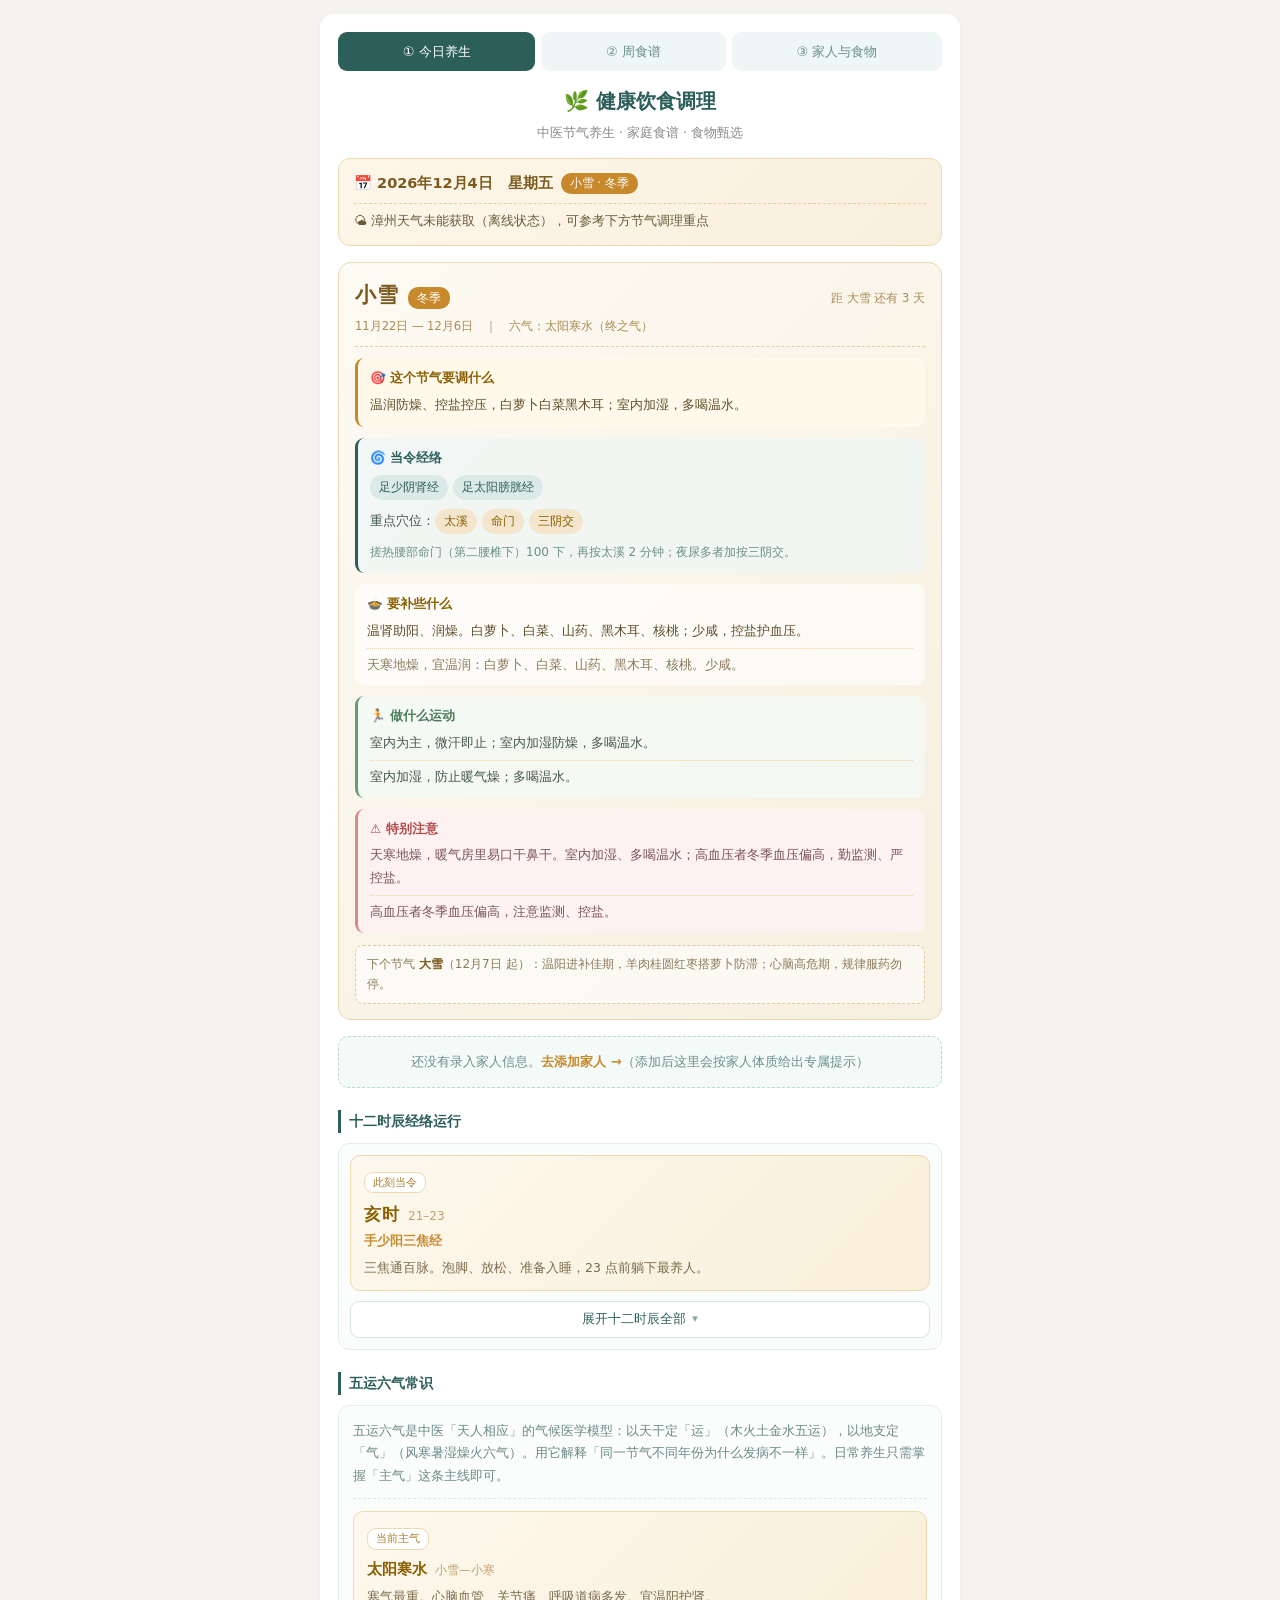
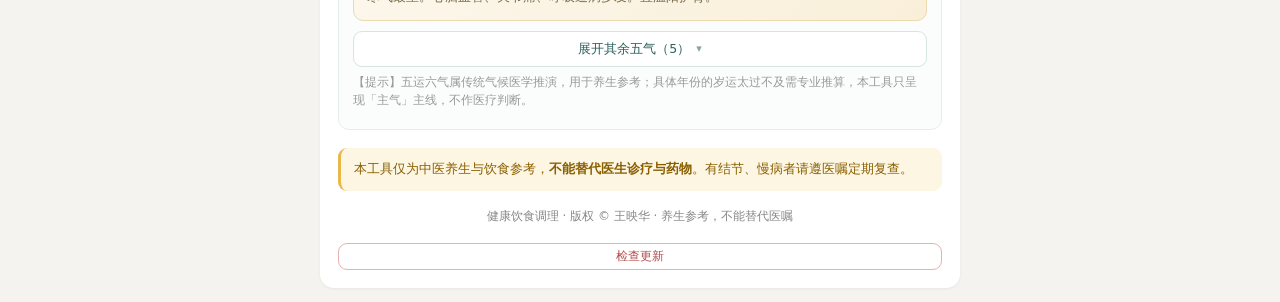
<file: index.html>
﻿<!DOCTYPE html>
<html lang="zh-CN">
<head>
<meta charset="UTF-8">
<meta name="viewport" content="width=device-width, initial-scale=1.0">
<title>健康饮食调理</title>
<link rel="icon" type="image/png" href="icon.png">
<link rel="stylesheet" href="style.css?v=24">
</head>
<body>
<div class="container">

  <!-- 顶部导航 -->
  <nav class="nav">
    <a class="nav-item active" href="index.html">① 今日养生</a>
    <a class="nav-item" href="menu.html">② 周食谱</a>
    <a class="nav-item" href="family.html">③ 家人与食物</a>
  </nav>

  <h2>🌿 健康饮食调理</h2>
  <p class="sub">中医节气养生 · 家庭食谱 · 食物甄选</p>

  <!-- 今日信息卡 -->
  <div id="todayCard" class="today-card">
    <div class="tc-date" id="tcDate"></div>
    <div class="tc-weather" id="tcWeather">🌤 天气获取中…</div>
  </div>

  <!-- 节气主卡 -->
  <div id="jqMain" class="jq-main"></div>

  <!-- 家人体质提示 -->
  <div id="familyTip"></div>

  <!-- 十二时辰 -->
  <div class="section-title" style="margin-top:22px">十二时辰经络运行</div>
  <div id="shichenBox" class="shichen-box"></div>

  <!-- 五运六气 -->
  <div class="section-title" style="margin-top:22px">五运六气常识</div>
  <div id="wuyunBox" class="wuyun-box"></div>

  <p class="tip" style="margin-top:18px">
    本工具仅为中医养生与饮食参考，<b>不能替代医生诊疗与药物</b>。有结节、慢病者请遵医嘱定期复查。
  </p>

  <p class="gray center tiny">健康饮食调理 · 版权 © 王映华 · 养生参考，不能替代医嘱</p>
  <p class="gray center tiny" style="margin-top:6px">
    <button type="button" id="checkUpdateBtn" class="ghost-btn" style="font-size:12px;padding:4px 14px">检查更新</button>
  </p>
</div>

<script src="js/storage.js?v=24"></script>
<script src="js/jieqi.js?v=24"></script>
<script src="js/rule.js?v=24"></script>
<script src="js/tcm.js?v=24"></script>
<script src="js/dishes.js?v=24"></script>
<script src="js/engine.js?v=24"></script>
<script src="js/page-index.js?v=24"></script>
<script src="js/version.js?v=24"></script>
</body>
</html>
</file>
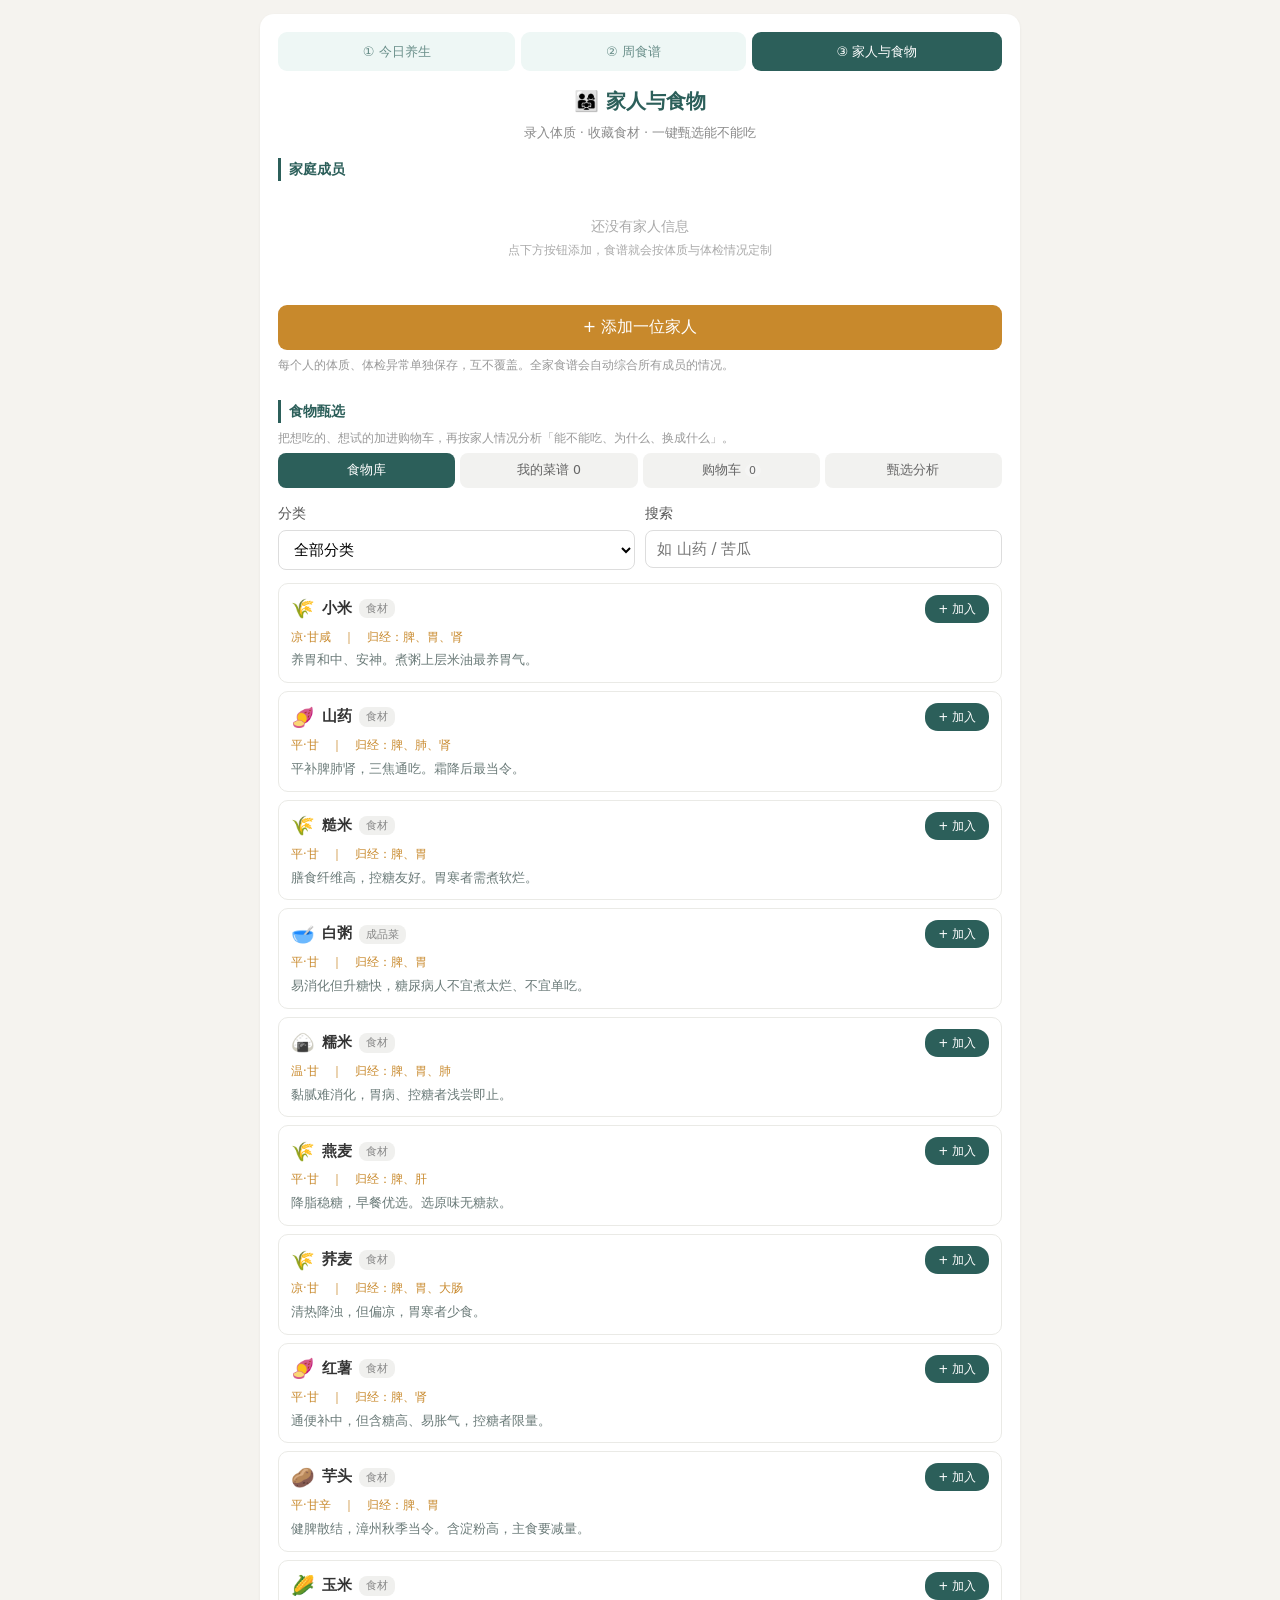
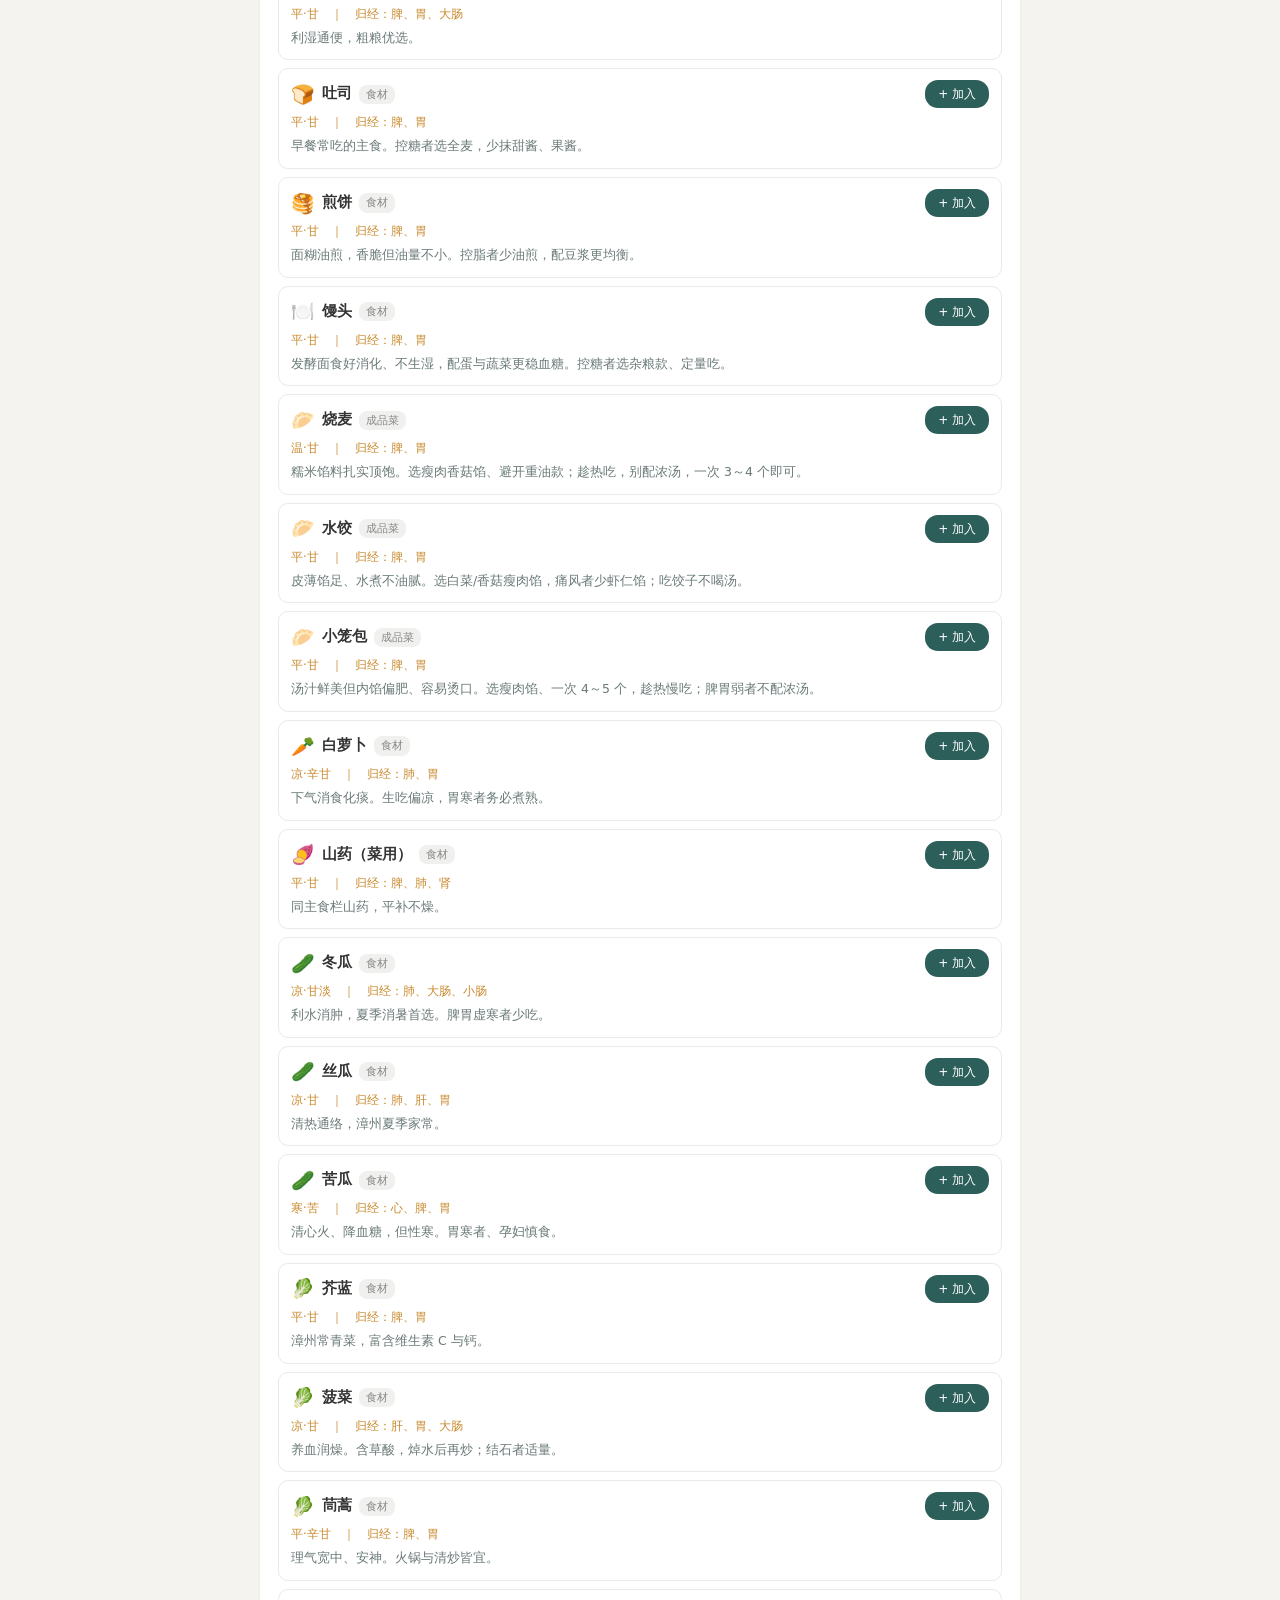
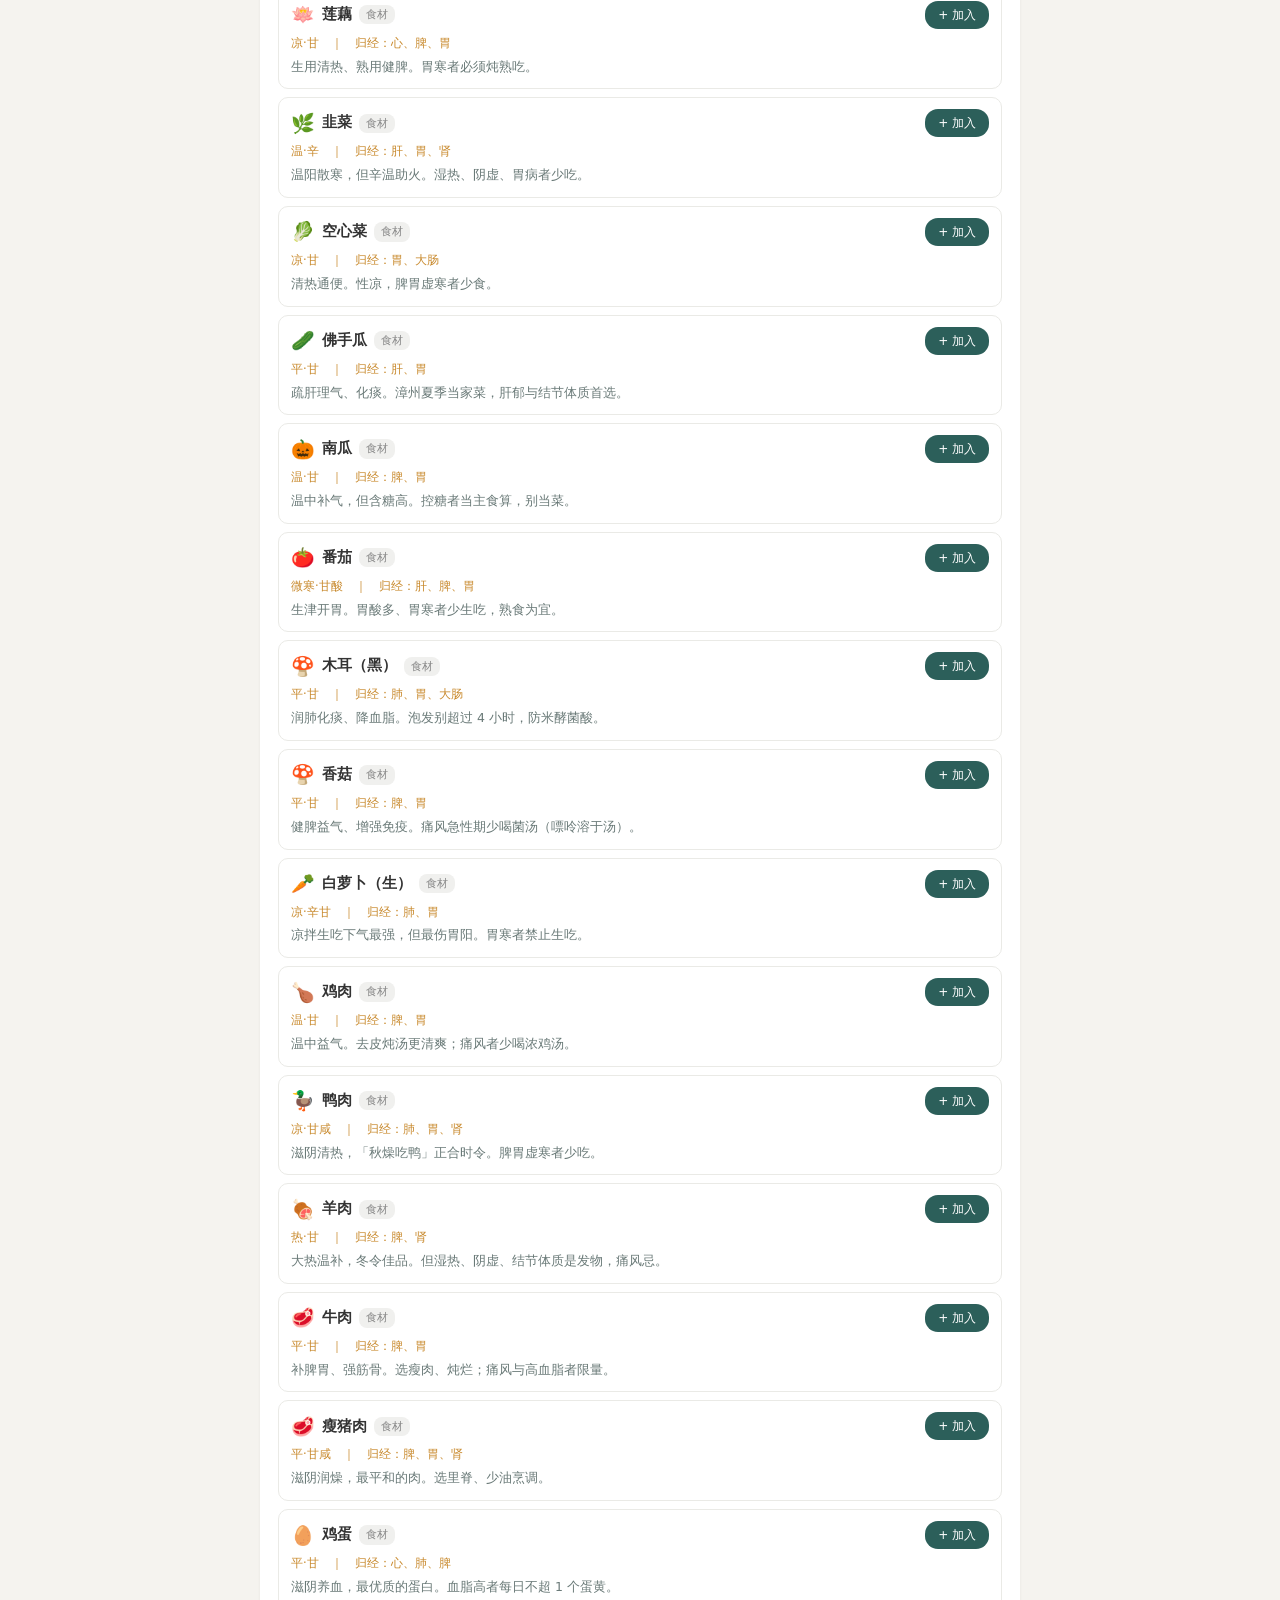
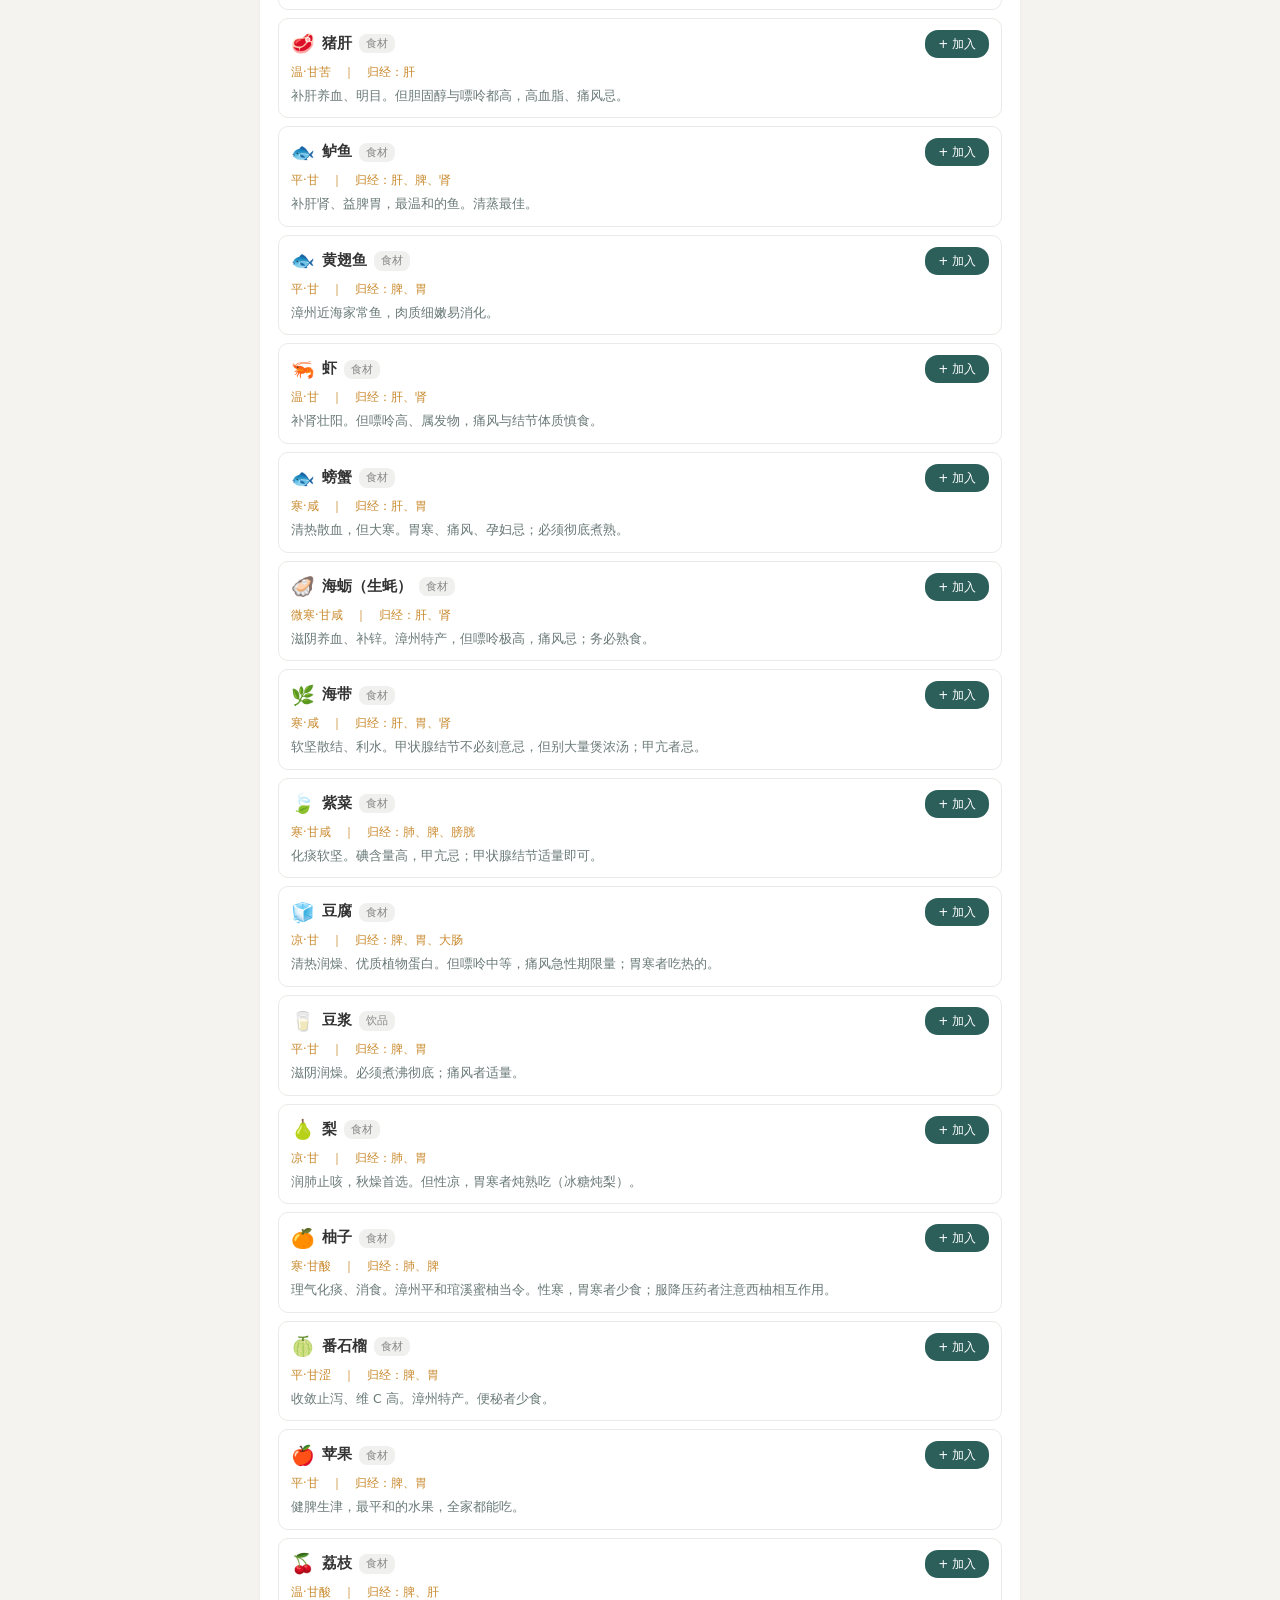
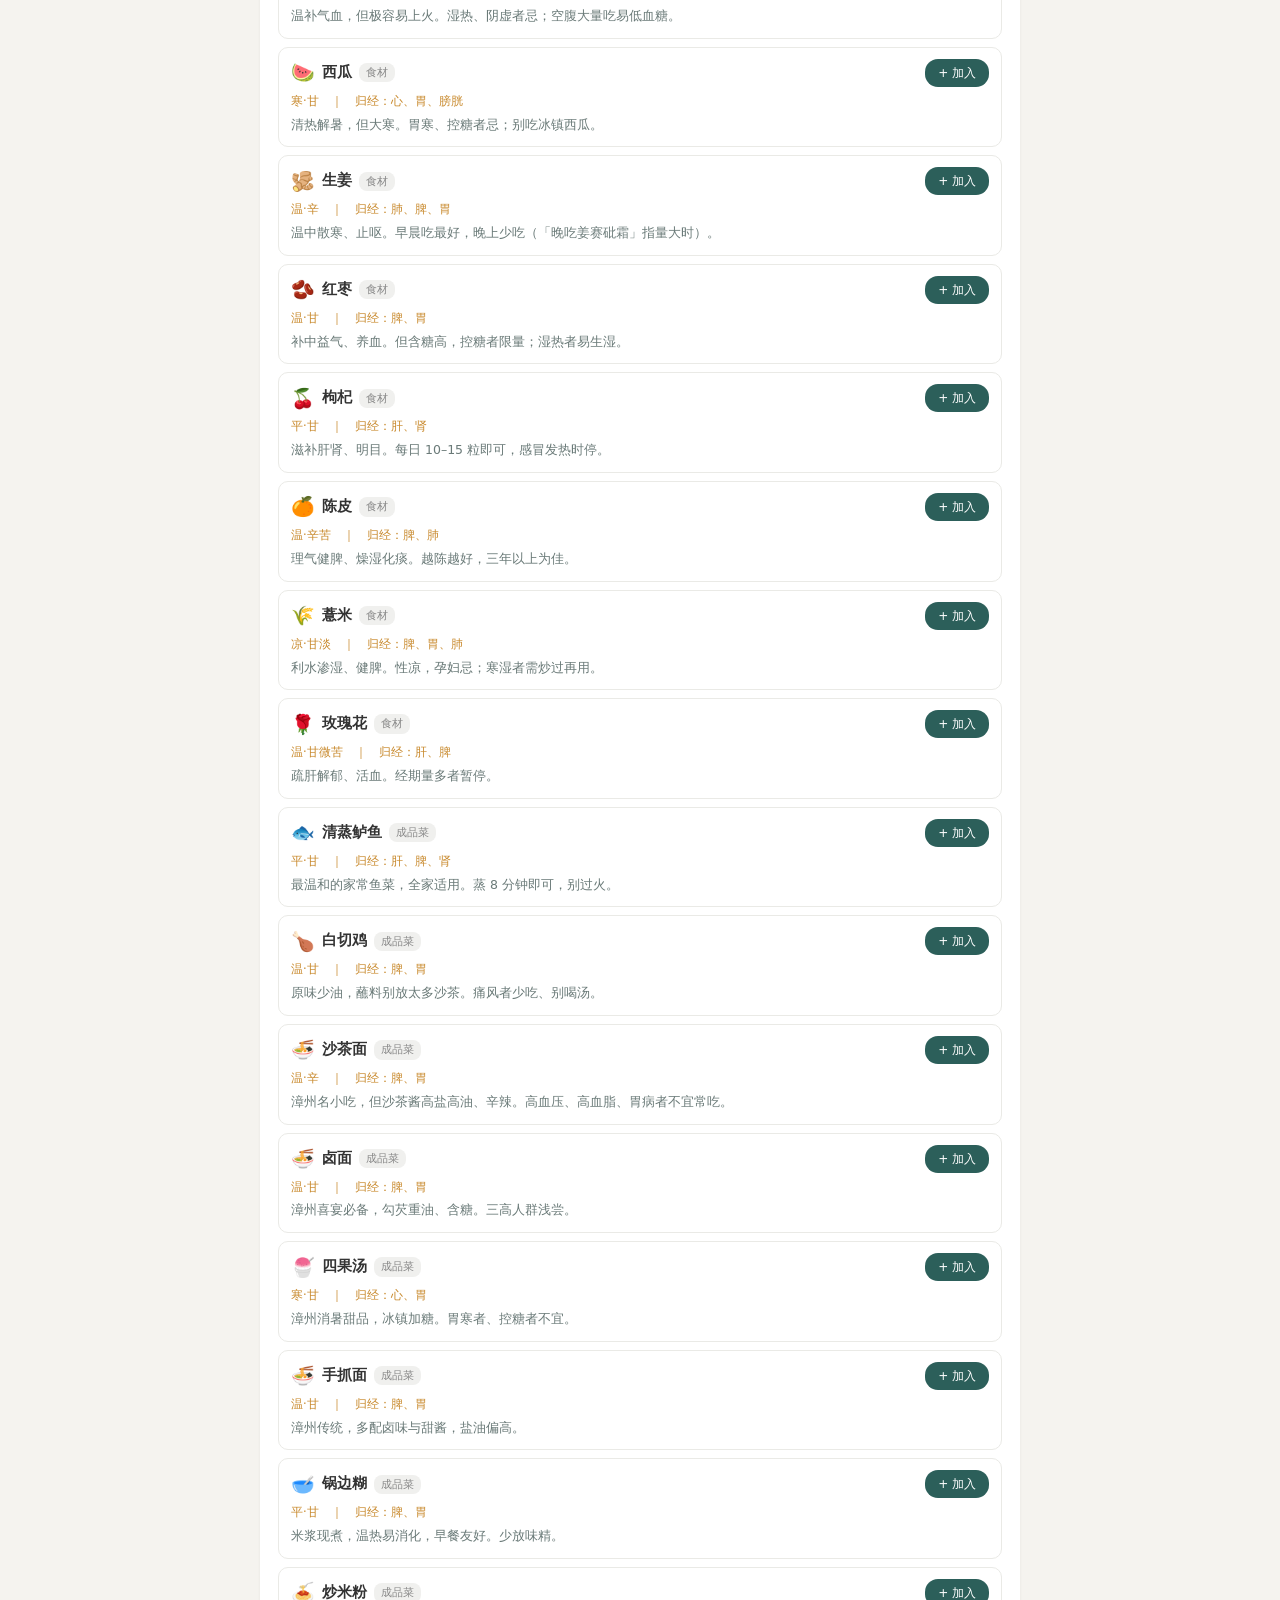
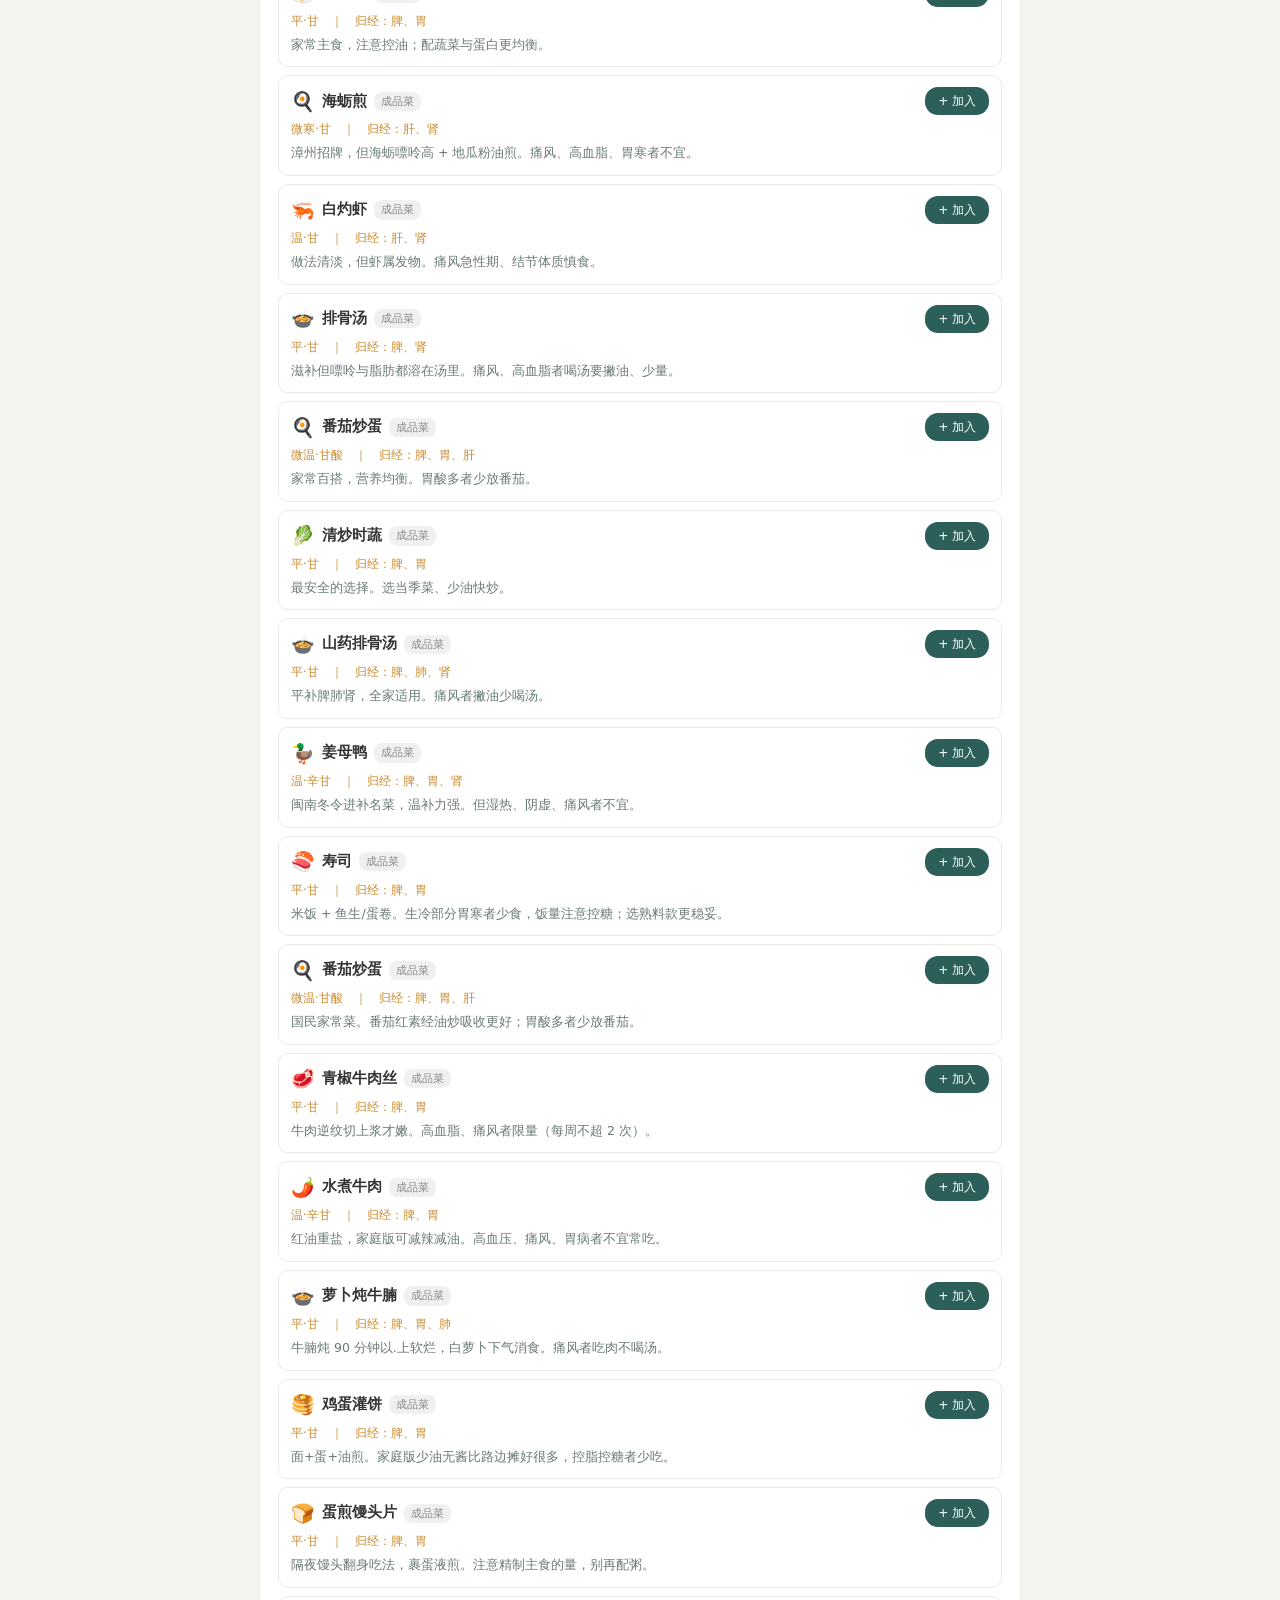
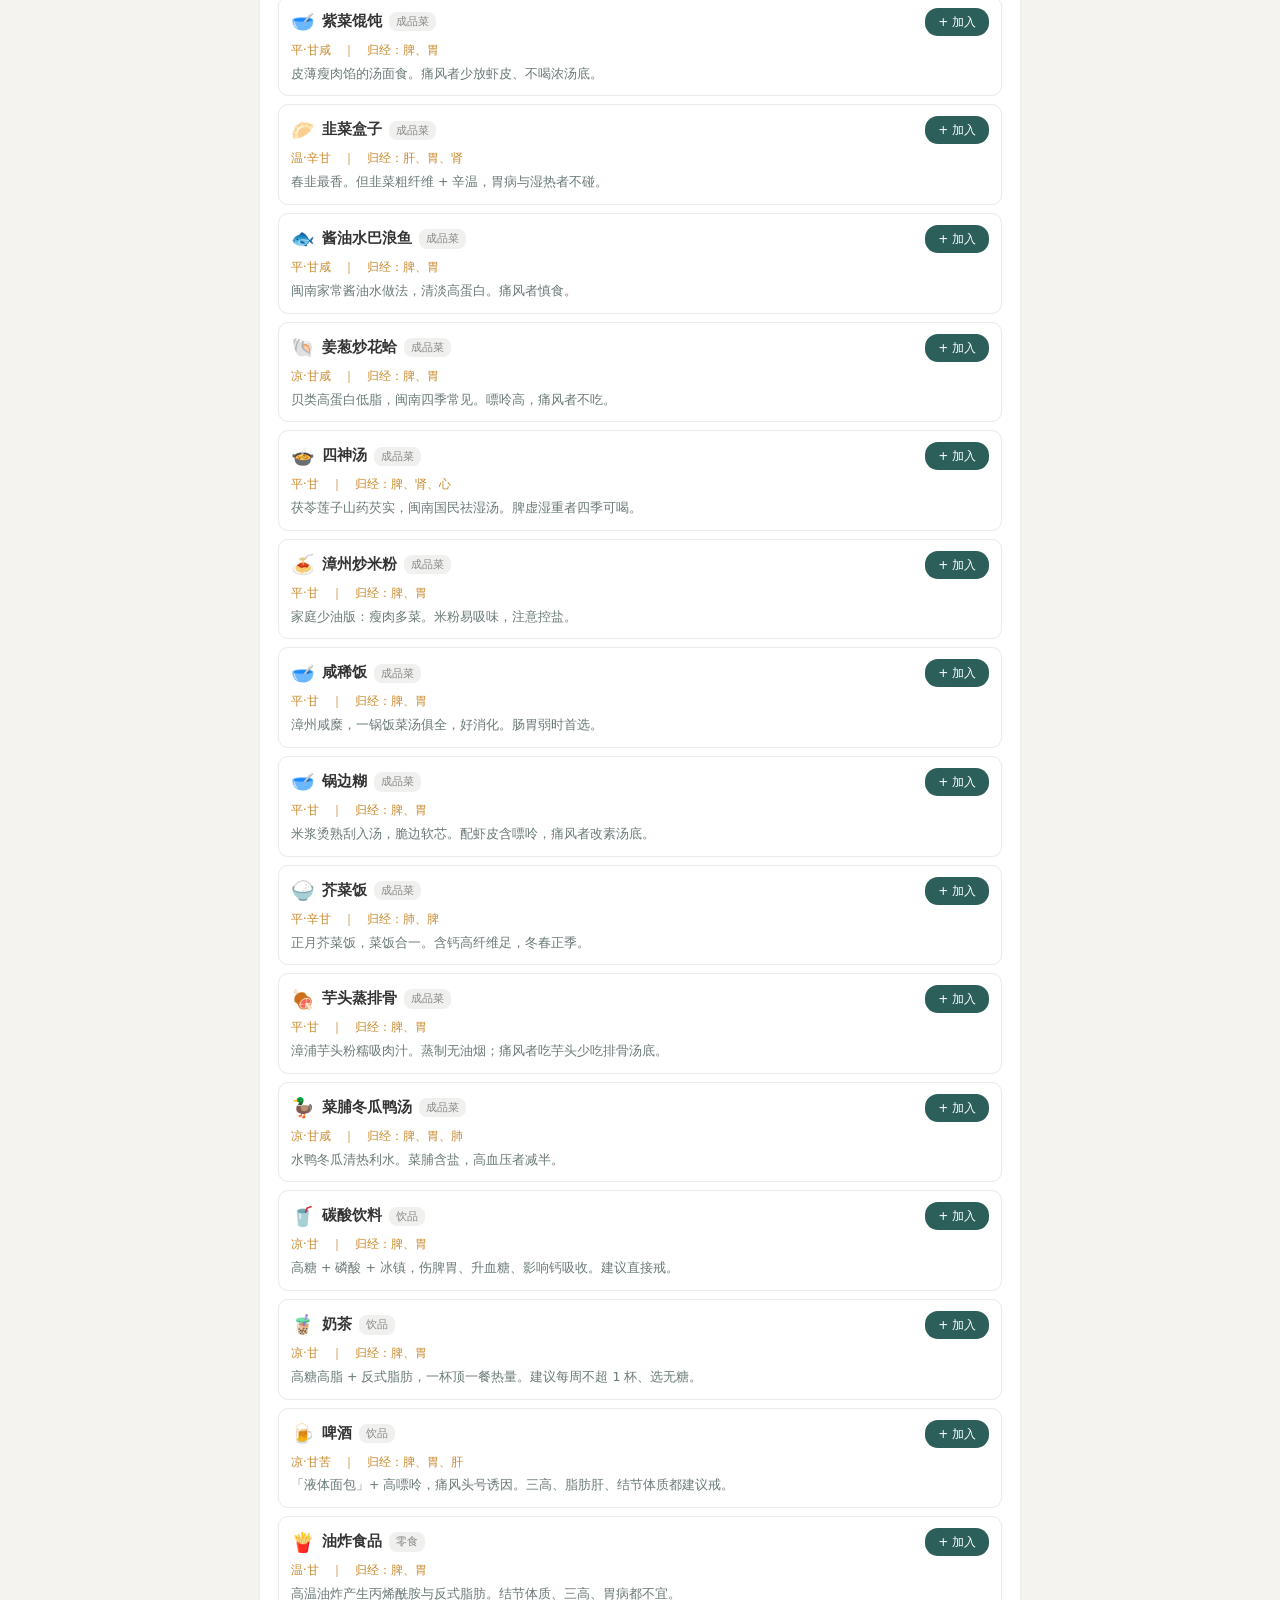
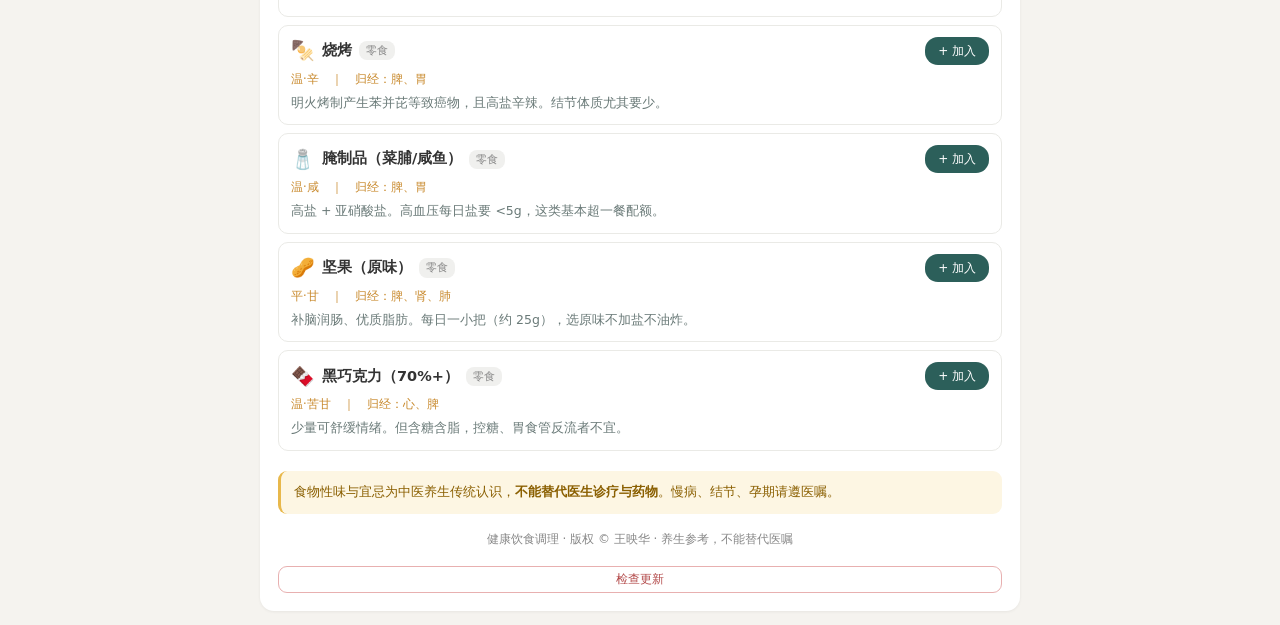
<file: family.html>
﻿<!DOCTYPE html>
<html lang="zh-CN">
<head>
<meta charset="UTF-8">
<meta name="viewport" content="width=device-width, initial-scale=1.0">
<title>家人与食物 · 健康饮食调理</title>
<link rel="icon" type="image/png" href="icon.png">
<link rel="stylesheet" href="style.css?v=24">
</head>
<body>
<div class="container container-wide">

  <nav class="nav">
    <a class="nav-item" href="index.html">① 今日养生</a>
    <a class="nav-item" href="menu.html">② 周食谱</a>
    <a class="nav-item active" href="family.html">③ 家人与食物</a>
  </nav>

  <h2>👨‍👩‍👧 家人与食物</h2>
  <p class="sub">录入体质 · 收藏食材 · 一键甄选能不能吃</p>

  <!-- ============ 一、家庭成员 ============ -->
  <div class="section-title">家庭成员</div>
  <div id="memberList" class="member-list"></div>
  <button type="button" id="addMemberBtn" class="primary">+ 添加一位家人</button>
  <p class="hint">每个人的体质、体检异常单独保存，互不覆盖。全家食谱会自动综合所有成员的情况。</p>

  <!-- ============ 二、食物购物车 ============ -->
  <div class="section-title" style="margin-top:26px">食物甄选</div>
  <p class="hint" style="margin-top:-4px">把想吃的、想试的加进购物车，再按家人情况分析「能不能吃、为什么、换成什么」。</p>

  <div class="tabs" id="foodTabs">
    <button type="button" class="tab active" data-ftab="lib">食物库</button>
    <button type="button" class="tab" data-ftab="custom">我的菜谱 <span id="dishNum">0</span></button>
    <button type="button" class="tab" data-ftab="cart">购物车 <span id="cartNum">0</span></button>
    <button type="button" class="tab" data-ftab="analyze">甄选分析</button>
  </div>

  <!-- 食物库 -->
  <div id="ftab-lib" class="tab-pane active">
    <div class="row2">
      <div class="form-item">
        <label>分类</label>
        <select id="catSel"></select>
      </div>
      <div class="form-item">
        <label>搜索</label>
        <input type="text" id="foodSearch" placeholder="如 山药 / 苦瓜">
      </div>
    </div>
    <div id="foodList" class="food-list"></div>
  </div>

  <!-- 我的菜谱（自定义菜品） -->
  <div id="ftab-custom" class="tab-pane">
    <p class="hint" style="margin-top:0">手动添加家里常吃的菜，存入本机后：食物库可搜索、购物车可甄选、周食谱也会自动选用。手动添加的不分体质宜忌，按通用处理。</p>
    <div id="customList"></div>
    <button type="button" id="addDishBtn" class="primary">+ 添加一道菜</button>
  </div>

  <!-- 购物车 -->
  <div id="ftab-cart" class="tab-pane">
    <div id="cartList" class="cart-list"></div>
    <div class="btn-row">
      <button type="button" id="goAnalyzeBtn" class="primary">开始甄选分析</button>
      <button type="button" id="clearCartBtn" class="ghost-btn">清空购物车</button>
    </div>
  </div>

  <!-- 甄选分析 -->
  <div id="ftab-analyze" class="tab-pane">
    <div id="analyzeBox"></div>
  </div>

  <p class="tip" style="margin-top:20px">
    食物性味与宜忌为中医养生传统认识，<b>不能替代医生诊疗与药物</b>。慢病、结节、孕期请遵医嘱。
  </p>
  <p class="gray center tiny">健康饮食调理 · 版权 © 王映华 · 养生参考，不能替代医嘱</p>
  <p class="gray center tiny" style="margin-top:6px">
    <button type="button" id="checkUpdateBtn" class="ghost-btn" style="font-size:12px;padding:4px 14px">检查更新</button>
  </p>
</div>

<!-- ============ 成员弹层 ============ -->
<div id="memberModal" class="modal hidden">
  <div class="modal-box">
    <div class="modal-head">
      <span id="modalTitle">添加成员</span>
      <button type="button" id="modalClose" class="x">×</button>
    </div>

    <div class="form-item">
      <label>称呼</label>
      <input type="text" id="fName" placeholder="如：我 / 爱人 / 妈妈">
    </div>

    <div class="form-item">
      <label>体质（可多选）</label>
      <div id="fTizhi" class="chip-group"></div>
      <p class="hint">不确定可只选最明显的一项；老人小孩可留空（按平和处理）</p>
    </div>

    <div class="row2">
      <div class="form-item">
        <label>身高 cm</label>
        <input type="number" id="fHeight" placeholder="如 170">
      </div>
      <div class="form-item">
        <label>体重 kg</label>
        <input type="number" id="fWeight" placeholder="如 65">
      </div>
    </div>

    <div class="form-item">
      <label>体检异常（可多选）</label>
      <div id="fDisease" class="chip-group"></div>
    </div>

    <div class="form-item">
      <label>口味与忌口备注（选填）</label>
      <input type="text" id="fNote" placeholder="如：不吃香菜、爱吃辣、不吃牛肉">
    </div>

    <div class="modal-foot">
      <button type="button" id="modalSave" class="primary">保存这位成员</button>
      <button type="button" id="modalDel" class="ghost-btn hidden">删除这位成员</button>
    </div>
  </div>
</div>

<!-- ============ 自定义菜品弹层 ============ -->
<div id="dishModal" class="modal hidden">
  <div class="modal-box">
    <div class="modal-head">
      <span id="dishModalTitle">添加菜品</span>
      <button type="button" id="dishModalClose" class="x">×</button>
    </div>

    <div class="form-item">
      <label>菜名 *</label>
      <input type="text" id="dName" placeholder="如：妈妈牌红烧肉 / 自制牛肉粄">
    </div>

    <div class="row2">
      <div class="form-item">
        <label>适用餐次（可多选）</label>
        <div id="dMeal" class="chip-group">
          <label class="chip"><input type="checkbox" value="breakfast"><span>早餐</span></label>
          <label class="chip"><input type="checkbox" value="lunch" checked><span>午餐</span></label>
          <label class="chip"><input type="checkbox" value="dinner" checked><span>晚餐</span></label>
        </div>
      </div>
    </div>

    <div class="row2">
      <div class="form-item">
        <label>菜色角色 *</label>
        <select id="dRole">
          <option value="protein">主菜（荤/蛋白）</option>
          <option value="veg">素菜</option>
          <option value="staple">主食</option>
          <option value="soup">汤羹</option>
        </select>
      </div>
      <div class="form-item">
        <label>烹饪时长（分钟，选填）</label>
        <input type="number" id="dTime" placeholder="约 20" min="1" max="240">
      </div>
    </div>

    <div class="form-item">
      <label>主要食材（选填，用顿号或逗号分隔，如：牛肉 250g、洋葱 1 个）</label>
      <input type="text" id="dIng" placeholder="用于自动汇总采购清单">
    </div>

    <div class="form-item">
      <label>做法步骤（选填，每行一步）</label>
      <textarea id="dSteps" rows="4" placeholder="第一步……&#10;第二步……"></textarea>
    </div>

    <div class="form-item">
      <label>一句话备注（选填）</label>
      <input type="text" id="dNote" placeholder="如：孩子最爱 / 只在周末做">
    </div>

    <div class="modal-foot">
      <button type="button" id="dishModalSave" class="primary">保存这道菜</button>
      <button type="button" id="dishModalDel" class="ghost-btn hidden">删除这道菜</button>
    </div>
  </div>
</div>

<script src="js/storage.js?v=24"></script>
<script src="js/jieqi.js?v=24"></script>
<script src="js/rule.js?v=24"></script>
<script src="js/tcm.js?v=24"></script>
<script src="js/engine.js?v=24"></script>
<script src="js/foods.js?v=24"></script>
<script src="js/page-family.js?v=24"></script>
<script src="js/version.js?v=24"></script>
</body>
</html>
</file>
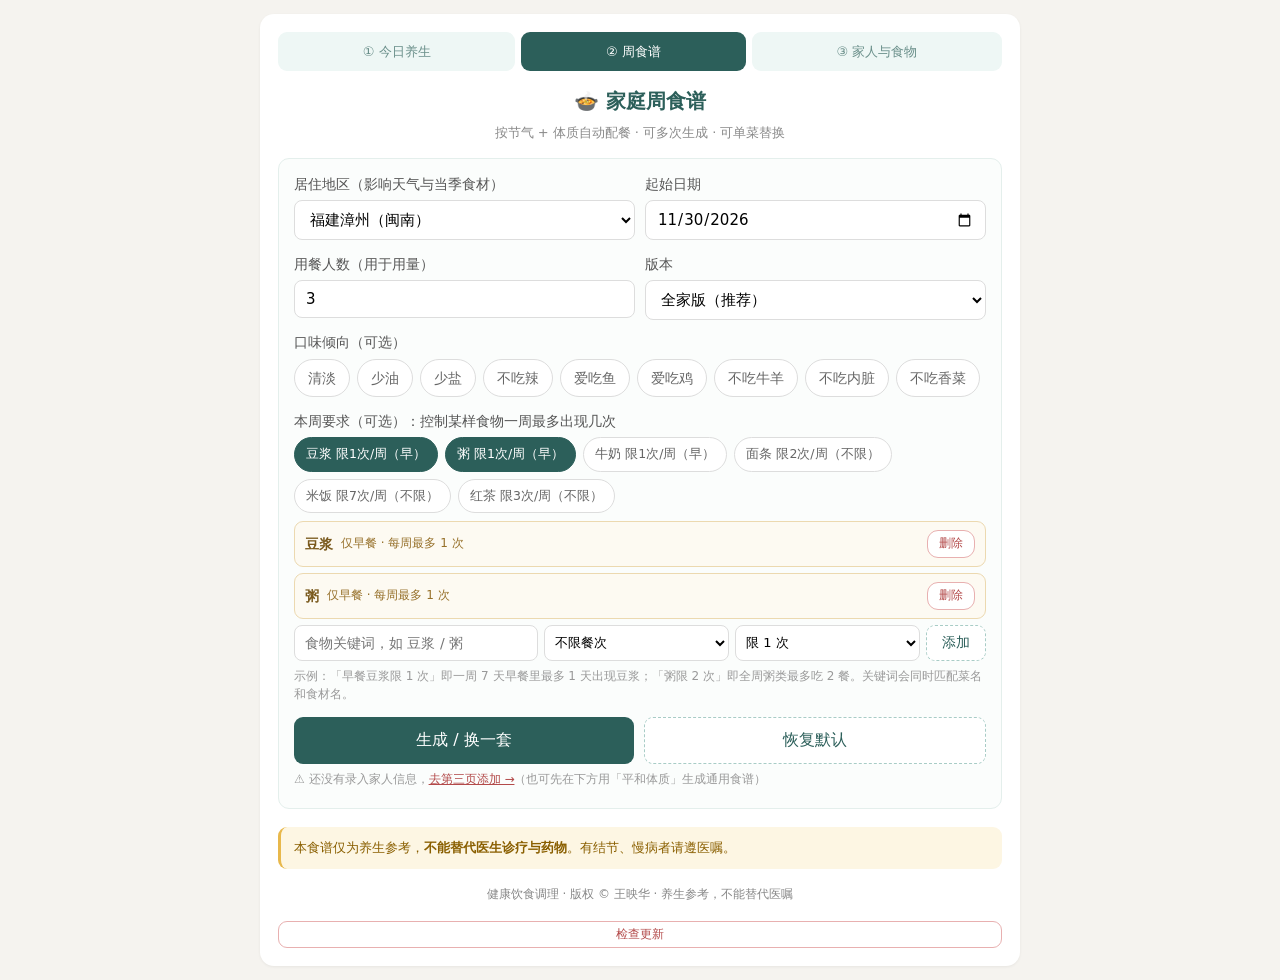
<file: menu.html>
﻿<!DOCTYPE html>
<html lang="zh-CN">
<head>
<meta charset="UTF-8">
<meta name="viewport" content="width=device-width, initial-scale=1.0">
<title>周食谱 · 健康饮食调理</title>
<link rel="icon" type="image/png" href="icon.png">
<link rel="stylesheet" href="style.css?v=24">
</head>
<body>
<div class="container container-wide">

  <nav class="nav">
    <a class="nav-item" href="index.html">① 今日养生</a>
    <a class="nav-item active" href="menu.html">② 周食谱</a>
    <a class="nav-item" href="family.html">③ 家人与食物</a>
  </nav>

  <h2>🍲 家庭周食谱</h2>
  <p class="sub">按节气 + 体质自动配餐 · 可多次生成 · 可单菜替换</p>

  <!-- 设置区 -->
  <div id="setupBox" class="setup-box">
    <div class="row2">
      <div class="form-item">
        <label>居住地区（影响天气与当季食材）</label>
        <select id="regionSel"></select>
      </div>
      <div class="form-item">
        <label>起始日期</label>
        <input type="date" id="startDate">
      </div>
    </div>

    <div class="row2">
      <div class="form-item">
        <label>用餐人数（用于用量）</label>
        <input type="number" id="personNum" value="3" min="1" max="12">
      </div>
      <div class="form-item">
        <label>版本</label>
        <select id="modeSel">
          <option value="family">全家版（推荐）</option>
          <option value="single">单人版</option>
        </select>
      </div>
    </div>

    <div class="form-item" id="singlePickWrap" style="display:none">
      <label>单人版：选择成员</label>
      <select id="singlePick"></select>
    </div>

    <div class="form-item">
      <label>口味倾向（可选）</label>
      <div id="prefBox" class="chip-group"></div>
    </div>

    <div class="form-item">
      <label>本周要求（可选）：控制某样食物一周最多出现几次</label>
      <div id="wrQuick" class="chip-group wr-quick"></div>
      <div id="wrList"></div>
      <div class="wr-add-row">
        <input type="text" id="wrKw" placeholder="食物关键词，如 豆浆 / 粥">
        <select id="wrMeal">
          <option value="all">不限餐次</option>
          <option value="breakfast">仅早餐</option>
          <option value="lunch">仅午餐</option>
          <option value="dinner">仅晚餐</option>
        </select>
        <select id="wrMax">
          <option value="0">不吃</option>
          <option value="1" selected>限 1 次</option>
          <option value="2">限 2 次</option>
          <option value="3">限 3 次</option>
        </select>
        <button type="button" id="wrAddBtn" class="ghost wr-add-btn">添加</button>
      </div>
      <p class="hint">示例：「早餐豆浆限 1 次」即一周 7 天早餐里最多 1 天出现豆浆；「粥限 2 次」即全周粥类最多吃 2 餐。关键词会同时匹配菜名和食材名。</p>
    </div>

    <div class="btn-row">
      <button type="button" id="genBtn">生成 / 换一套</button>
      <button type="button" id="resetBtn" class="ghost">恢复默认</button>
    </div>
    <p class="hint" id="memberWarn"></p>
  </div>

  <!-- 结果区 -->
  <div id="resultBox"></div>

  <p class="tip" style="margin-top:18px">
    本食谱仅为养生参考，<b>不能替代医生诊疗与药物</b>。有结节、慢病者请遵医嘱。
  </p>
  <p class="gray center tiny">健康饮食调理 · 版权 © 王映华 · 养生参考，不能替代医嘱</p>
  <p class="gray center tiny" style="margin-top:6px">
    <button type="button" id="checkUpdateBtn" class="ghost-btn" style="font-size:12px;padding:4px 14px">检查更新</button>
  </p>
</div>

<script src="js/storage.js?v=24"></script>
<script src="js/jieqi.js?v=24"></script>
<script src="js/rule.js?v=24"></script>
<script src="js/tcm.js?v=24"></script>
<script src="js/dishes.js?v=24"></script>
<script src="js/engine.js?v=24"></script>
<script src="js/page-menu.js?v=24"></script>
<script src="js/version.js?v=24"></script>
</body>
</html>
</file>
<file: style.css>
/* 闽南节气体质食谱（家庭版）· 移动端优先 */
*{box-sizing:border-box;margin:0;padding:0;font-family:system-ui,-apple-system,"PingFang SC","Microsoft YaHei",sans-serif;}
body{background:#f5f3ef;padding:14px;color:#333;line-height:1.65;-webkit-text-size-adjust:100%;}
.container{max-width:640px;margin:0 auto;background:#fff;padding:18px;border-radius:14px;box-shadow:0 1px 3px rgba(0,0,0,.06);}
h2{text-align:center;font-size:20px;margin-bottom:4px;color:#2c5f5a;}
.sub{text-align:center;color:#8a8a8a;font-size:13px;margin-bottom:14px;}
.tip{background:#fdf6e3;padding:11px 13px;border-radius:9px;margin-bottom:16px;font-size:13px;color:#8a5f00;line-height:1.6;border-left:3px solid #e8b84b;}
.gray{color:#888;}
.tiny{font-size:12px;}
.small{font-size:11.5px;}
.center{text-align:center;}
.hint{color:#999;font-size:12px;margin:6px 0;line-height:1.5;}
.empty{color:#aaa;text-align:center;padding:24px 0;font-size:14px;}

/* ---------- 节气条 ---------- */
.jq-bar{background:linear-gradient(135deg,#eef7f5,#e4f0ed);border-radius:10px;padding:12px 14px;margin-bottom:16px;}
.jq-now{font-size:15px;color:#24544f;}
.jq-next{font-size:12.5px;color:#7a9a96;margin-top:3px;}
.jq-tip{font-size:12.5px;color:#5a6b69;margin-top:7px;padding-top:7px;border-top:1px dashed #c8ddd8;line-height:1.6;}

/* ---------- 今日信息卡 ---------- */
.today-card{background:linear-gradient(135deg,#fdf6e9,#f9efdd);border:1px solid #ecd9b0;border-radius:12px;padding:13px 15px;margin-bottom:16px;}
.tc-date{font-size:14.5px;font-weight:600;color:#7a5a1e;}
.tc-jq{font-size:13px;color:#8a6a28;margin-top:6px;}
.tc-jq b{font-size:15px;color:#6b4d15;}
.tc-next{font-size:12px;color:#a88b52;font-weight:normal;}
.tc-weather{font-size:13px;color:#6b5a3a;margin-top:7px;padding-top:7px;border-top:1px dashed #e0cfa4;line-height:1.6;}
.tc-adj{font-size:12.5px;color:#5f4d2a;margin-top:7px;padding-top:7px;border-top:1px dashed #e0cfa4;line-height:1.65;}
.tc-adj b{color:#8a5f00;}

/* ---------- 表单 ---------- */
.section-title{font-size:14px;font-weight:600;color:#2c5f5a;margin:0 0 10px;padding-left:8px;border-left:3px solid #2c5f5a;}
.form-item{margin-bottom:13px;}
label{display:block;margin-bottom:5px;font-weight:500;font-size:13.5px;color:#555;}
input,select,textarea{width:100%;padding:9px 11px;border:1px solid #ddd;border-radius:8px;font-size:15px;background:#fff;}
input:focus,select:focus{outline:none;border-color:#2c5f5a;box-shadow:0 0 0 3px rgba(44,95,90,.1);}
.row2{display:flex;gap:10px;}
.row2 .form-item{flex:1;min-width:0;}

/* ---------- 成员行 ---------- */
.member-row{display:flex;align-items:flex-start;gap:10px;padding:11px 12px;border:1px solid #e8e8e8;border-radius:10px;margin-bottom:9px;background:#fcfcfb;}
.mr-left{flex:1;min-width:0;}
.mr-name{font-weight:600;font-size:15px;color:#333;margin-bottom:5px;}
.mr-tags{display:flex;flex-wrap:wrap;gap:5px;margin-bottom:3px;}
.tag{font-size:11.5px;padding:2px 7px;border-radius:5px;background:#f0f0ee;color:#666;white-space:nowrap;}
.tag.tz{background:#e4f0ed;color:#2c5f5a;}
.tag.warn{background:#fdeaea;color:#b34a4a;}
.mr-note{font-size:12px;color:#999;margin-top:3px;}
.mr-edit{flex:0 0 auto;width:auto;padding:6px 14px;font-size:13px;background:#fff;color:#2c5f5a;border:1px solid #c8ddd8;border-radius:7px;cursor:pointer;}
.mr-edit:hover{background:#eef7f5;}

/* ---------- 按钮 ---------- */
button{width:100%;padding:12px;background:#2c5f5a;color:#fff;border:none;border-radius:9px;font-size:16px;margin-top:10px;cursor:pointer;font-family:inherit;}
button:hover{background:#234c48;}
button.ghost{background:#fff;color:#2c5f5a;border:1.5px dashed #a8ccc6;}
button.ghost:hover{background:#f4faf8;}
button.ghost-btn{background:#fff;color:#b34a4a;border:1.5px solid #e8b0b0;}
button.primary{background:#c8892c;}
button.primary:hover{background:#ad731f;}
.btn-row{display:flex;gap:10px;margin-top:14px;}
.btn-row button{flex:1;margin-top:0;}
a.link{display:block;text-align:center;margin-top:13px;color:#2c5f5a;text-decoration:none;font-size:14px;}
a.link:hover{text-decoration:underline;}

/* ---------- 通用隐藏 ---------- */
.hidden{display:none !important;}

/* ---------- 弹层 ---------- */
.modal{position:fixed;inset:0;background:rgba(0,0,0,.45);display:flex;align-items:center;justify-content:center;padding:16px;z-index:100;}
.modal.hidden{display:none;}
.modal-box{background:#fff;border-radius:14px;padding:18px;width:100%;max-width:480px;max-height:88vh;overflow-y:auto;}
.modal-head{display:flex;justify-content:space-between;align-items:center;margin-bottom:14px;font-size:16px;font-weight:600;color:#2c5f5a;}
.modal-head .x{width:auto;padding:0 8px;background:none;color:#999;font-size:24px;line-height:1;margin:0;}
.modal-head .x:hover{color:#333;background:none;}
.modal-foot{margin-top:6px;}

/* ---------- 多选 chip ---------- */
.chip-group{display:flex;flex-wrap:wrap;gap:7px;}
.chip{display:inline-flex;align-items:center;position:relative;cursor:pointer;margin:0;font-weight:normal;}
.chip input{position:absolute;opacity:0;width:0;height:0;}
.chip span{display:block;padding:7px 13px;border:1px solid #ddd;border-radius:20px;font-size:13.5px;color:#666;background:#fff;transition:.15s;}
.chip.on span{background:#2c5f5a;color:#fff;border-color:#2c5f5a;}

/* ---------- 结果页头部 ---------- */
.head-card{background:#f9fcfb;border:1px solid #e0ede9;border-radius:10px;padding:13px 15px;margin-bottom:14px;}
.hc-row{display:flex;font-size:13.5px;margin-bottom:5px;}
.hc-row .k{flex:0 0 72px;color:#8a9a98;}
.hc-row .v{flex:1;color:#334;}
.hc-note{font-size:12px;color:#7a8f8c;margin-top:9px;padding-top:9px;border-top:1px dashed #d5e5e1;line-height:1.6;}

/* ---------- Tabs ---------- */
.tabs{display:flex;gap:6px;margin-bottom:14px;overflow-x:auto;-webkit-overflow-scrolling:touch;}
.tab{flex:1 0 auto;padding:9px 14px;font-size:13.5px;background:#f2f2f0;color:#666;border-radius:8px;margin:0;white-space:nowrap;}
.tab.active{background:#2c5f5a;color:#fff;}
.tab-pane{display:none;}
.tab-pane.active{display:block;}

/* ---------- 天卡片 ---------- */
.day-card{border:1px solid #eaeae6;border-radius:11px;margin-bottom:14px;overflow:hidden;background:#fff;}
.day-head{display:flex;align-items:baseline;gap:8px;padding:9px 13px;background:#f6f9f8;border-bottom:1px solid #eef2f0;}
.day-name{font-weight:600;font-size:15px;color:#2c5f5a;}
.day-date{font-size:12.5px;color:#999;}
.day-jq{margin-left:auto;font-size:11.5px;background:#e4f0ed;color:#2c5f5a;padding:2px 8px;border-radius:9px;}
.meal-block{padding:9px 12px 4px;}
.meal-title{font-size:13px;color:#8a9a98;margin-bottom:5px;font-weight:500;}

/* ---------- 单菜 ---------- */
.dish{border-bottom:1px dashed #f0f0ec;}
.dish:last-child{border-bottom:none;}
.dish-head{display:flex;align-items:center;gap:7px;padding:7px 2px;cursor:pointer;}
.dish-role{font-size:10.5px;padding:1px 6px;border-radius:4px;background:#eef4f2;color:#6a8f8a;flex:0 0 auto;}
.dish-name{flex:1;font-size:14.5px;color:#333;}
.dish-arrow{font-size:11px;color:#bbb;transition:transform .2s;flex:0 0 auto;}
.dish.open .dish-arrow{transform:rotate(180deg);}
.dish-body{display:none;padding:4px 4px 12px;font-size:13px;color:#555;}
.dish.open .dish-body{display:block;}
.db-sec{margin-bottom:9px;}
.db-sec b{display:block;font-size:12.5px;color:#2c5f5a;margin-bottom:3px;}
.db-sec p{font-size:13px;color:#555;line-height:1.65;}
.db-sec ol{padding-left:19px;font-size:13px;color:#555;}
.db-sec ol li{margin-bottom:4px;line-height:1.6;}
.db-sec.why{background:#faf8f2;border-left:2.5px solid #d9b86a;padding:7px 10px;border-radius:0 6px 6px 0;}
.db-sec.why p{font-size:12.5px;color:#6b6250;line-height:1.7;}
.vid{display:inline-block;padding:4px 11px;margin:3px 5px 0 0;font-size:12px;background:#eef4f2;color:#2c5f5a;border-radius:14px;text-decoration:none;}
.vid:hover{background:#dbeae6;}
.db-time{font-size:11.5px;color:#aaa;text-align:right;}

/* ---------- 月度表格 ---------- */
.month-week{margin-bottom:16px;}
.mw-head{font-size:13.5px;font-weight:600;color:#2c5f5a;margin-bottom:6px;}
.table-wrap{overflow-x:auto;-webkit-overflow-scrolling:touch;border:1px solid #e8e8e4;border-radius:8px;}
.menu-table{border-collapse:collapse;width:100%;min-width:520px;font-size:11.5px;}
.menu-table th{background:#f2f7f5;color:#2c5f5a;padding:7px 6px;border-bottom:1px solid #e0ebe7;font-weight:600;white-space:nowrap;}
.menu-table td{padding:7px 6px;border-bottom:1px solid #f2f2ee;color:#555;vertical-align:top;line-height:1.5;}
.td-d{text-align:center;font-weight:600;color:#2c5f5a;width:26px;}
.td-jq{white-space:nowrap;color:#8a9a98;font-size:11px;}

/* ---------- 采购清单 ---------- */
.shop-cat{margin-bottom:13px;}
.sc-title{font-size:13px;font-weight:600;color:#2c5f5a;margin-bottom:6px;padding-left:7px;border-left:2.5px solid #2c5f5a;}
.sc-items{display:flex;flex-wrap:wrap;gap:6px;}
.sc-item{font-size:12.5px;background:#f7f9f8;border:1px solid #eaf0ee;border-radius:6px;padding:4px 9px;color:#555;}
.sc-item b{color:#2c5f5a;}

/* ---------- 节气卡 ---------- */
.jq-card{border:1px solid #eaeae6;border-radius:10px;padding:12px 14px;margin-bottom:12px;}
.jq-card.next{background:#fafcfb;border-style:dashed;}
.jc-head{font-size:15px;font-weight:600;color:#2c5f5a;margin-bottom:8px;display:flex;align-items:baseline;gap:8px;flex-wrap:wrap;}
.jc-season{font-size:11px;background:#e4f0ed;color:#2c5f5a;padding:1px 7px;border-radius:8px;font-weight:normal;}
.jc-date{font-size:11.5px;color:#aaa;font-weight:normal;margin-left:auto;}
.jc-sec{margin-bottom:7px;}
.jc-sec b{font-size:12.5px;color:#2c5f5a;display:block;margin-bottom:2px;}
.jc-sec p{font-size:13px;color:#555;line-height:1.65;}
.jc-sec.warn{background:#fdf4f4;border-left:2.5px solid #d98a8a;padding:6px 9px;border-radius:0 5px 5px 0;}
.jc-sec.warn b{color:#b34a4a;}
.jc-sec.warn p{font-size:12.5px;color:#7a5555;}
.jc-food{font-size:13px;color:#3a5f5a;line-height:1.8;}

/* ---------- 历史 ---------- */
.his-card{border:1px solid #eaeae6;border-radius:10px;padding:12px 14px;margin-bottom:12px;}
.his-head{display:flex;justify-content:space-between;align-items:center;margin-bottom:9px;font-size:14px;}
.his-del{width:auto;padding:4px 12px;font-size:12px;background:#fff;color:#b34a4a;border:1px solid #e8b0b0;border-radius:6px;margin:0;}
.his-day{padding:6px 0;border-top:1px dashed #f0f0ec;font-size:12.5px;}
.hd-date{font-weight:600;color:#2c5f5a;margin-right:6px;}
.hd-jq{font-size:11px;color:#8a9a98;}
.hd-meal{color:#666;line-height:1.6;font-size:12px;margin-top:2px;}

@media (max-width:400px){
  body{padding:10px;}
  .container{padding:14px;}
  h2{font-size:18px;}
  .hc-row .k{flex:0 0 62px;}
}

/* ======================================================
   三页版新增样式（今日养生 / 周食谱 / 家人与食物）
   ====================================================== */

/* ---------- 顶部导航 ---------- */
.nav{display:flex;gap:6px;margin-bottom:14px;overflow-x:auto;-webkit-overflow-scrolling:touch;}
.nav-item{flex:1 0 auto;text-align:center;padding:9px 10px;font-size:13px;color:#6a8f8a;background:#eef7f5;
  border-radius:9px;text-decoration:none;white-space:nowrap;font-weight:500;transition:.15s;}
.nav-item.active{background:#2c5f5a;color:#fff;}
.nav-item:hover{background:#dbeae6;}
.nav-item.active:hover{background:#234c48;}
.container-wide{max-width:760px;}

/* ---------- 今日卡（新版） ---------- */
.tc-jqtag{display:inline-block;margin-left:8px;padding:1px 9px;border-radius:10px;
  background:#c8892c;color:#fff;font-size:11.5px;font-weight:normal;vertical-align:1px;}
.tc-wdet{display:block;margin-top:3px;font-size:12px;color:#93805c;}

/* ---------- 节气主卡 ---------- */
.jq-main{background:linear-gradient(135deg,#fdfaf3,#f7efdf);border:1px solid #ecd9b0;
  border-radius:13px;padding:15px 16px;margin-bottom:16px;}
.jm-head{display:flex;align-items:baseline;gap:9px;flex-wrap:wrap;}
.jm-name{font-size:21px;font-weight:700;color:#7a5a1e;letter-spacing:1px;}
.jm-season{font-size:11.5px;background:#c8892c;color:#fff;padding:1.5px 9px;border-radius:10px;}
.jm-count{margin-left:auto;font-size:11.5px;color:#a88b52;}
.jm-date{font-size:11.5px;color:#a88b52;margin-top:5px;padding-bottom:10px;border-bottom:1px dashed #e0cfa4;}
.jm-block{margin-top:11px;padding:10px 12px;border-radius:9px;background:rgba(255,255,255,.62);}
.jm-block .jb-title{font-size:12.5px;font-weight:600;color:#8a5f00;margin-bottom:5px;}
.jm-block p{font-size:13px;color:#5f4d2a;line-height:1.75;}
.jm-block .jm-sub{font-size:12.5px;color:#8a7a5c;margin-top:5px;padding-top:5px;border-top:1px dotted #e5d5b5;}
.jm-block.key{background:rgba(255,250,235,.9);border-left:3px solid #c8892c;}
.jm-block.meridian{background:rgba(240,247,245,.8);border-left:3px solid #2c5f5a;}
.jm-block.meridian .jb-title{color:#2c5f5a;}
.jm-block.meridian p{color:#3f5654;}
.jm-block.sport{background:rgba(244,250,245,.8);border-left:3px solid #6a9a7a;}
.jm-block.sport .jb-title{color:#4a7a5a;}
.jm-block.sport p{color:#43574d;}
.jm-block.warn{background:#fdf1f1;border-left:3px solid #d98a8a;}
.jm-block.warn .jb-title{color:#b34a4a;}
.jm-block.warn p{color:#7a5555;}
.mer-tag{display:inline-block;padding:2px 9px;margin:2px 5px 2px 0;border-radius:13px;
  background:#dbeae6;color:#2c5f5a;font-size:12px;}
.acu-tag{display:inline-block;padding:2px 9px;margin:2px 5px 2px 0;border-radius:13px;
  background:#f3e6cc;color:#8a5f00;font-size:12px;}
.jm-mtip{font-size:12px !important;color:#6a8f8a !important;margin-top:6px;}
.jm-acu{font-size:12.5px !important;margin-top:5px;}
.jm-next{margin-top:12px;padding:9px 11px;background:rgba(255,255,255,.55);
  border-radius:8px;border:1px dashed #ddc9a0;font-size:12px;color:#8a7a5c;line-height:1.65;}
.jm-next b{color:#7a5a1e;}

/* ---------- 家人体质提示 ---------- */
.ft-empty{background:#f4faf8;border:1px dashed #b8d8d1;border-radius:10px;
  padding:14px;text-align:center;font-size:13px;color:#6a8f8a;}
.ft-empty a{color:#c8892c;text-decoration:none;font-weight:600;}
.ft-empty a:hover{text-decoration:underline;}

/* 当月全家重点 */
.ft-month{background:linear-gradient(135deg,#fdf8ee,#f9efd9);border:1px solid #ecd9b0;
  border-radius:11px;padding:12px 13px;margin-bottom:11px;}
.ftm-head{margin-bottom:7px;}
.ftm-tag{display:inline-block;font-size:11.5px;font-weight:600;color:#8a5f00;
  background:#fff;border:1px solid #ecd9b0;border-radius:9px;padding:2px 10px;}
.ftm-body p{font-size:13px;color:#6b5426;line-height:1.75;margin:0;}
.ftm-body p+p{margin-top:6px;padding-top:6px;border-top:1px dotted #e0cda8;}
.ftm-warn{color:#9a6a4a !important;}

.ft-card{background:#fbfdfc;border:1px solid #e4efec;border-radius:11px;padding:13px 14px;}
.ft-row{display:flex;gap:9px;font-size:13px;margin-bottom:8px;align-items:flex-start;}
.ft-k{flex:0 0 62px;color:#8a9a98;font-size:12.5px;}
.ft-v{flex:1;display:flex;flex-wrap:wrap;gap:5px;min-width:0;}
.ft-members{margin-top:11px;padding-top:11px;border-top:1px dashed #dcebe7;}
.ft-mem{margin-bottom:14px;padding-bottom:12px;border-bottom:1px dotted #e8f2ef;}
.ft-mem:last-child{margin-bottom:0;padding-bottom:0;border-bottom:none;}

/* 成员头部：名字 + 体质标签 */
.fm-head{display:flex;align-items:center;gap:8px;flex-wrap:wrap;margin-bottom:6px;}
.fm-name{font-size:14.5px;font-weight:600;color:#2c5f5a;}
.fm-tags{display:flex;flex-wrap:wrap;gap:4px;}

/* 每人当月重点 */
.fm-focus{font-size:12.5px;color:#5a6f6c;line-height:1.75;background:#f6faf9;
  border-left:2.5px solid #7fb0a6;border-radius:0 6px 6px 0;padding:8px 11px;margin-bottom:7px;}
.fm-focus b{color:#2c5f5a;}

/* 小号折叠按钮 */
.fold-btn.small{font-size:12px;padding:6px 10px;margin:0 0 6px;justify-content:flex-start;}
.fold-btn.small span:first-child{margin-right:auto;}

.fm-tz{background:#fff;border:1px solid #eaf3f0;border-radius:8px;padding:9px 11px;margin-bottom:7px;}
.fm-tz-name{font-size:12.5px;font-weight:600;color:#c8892c;margin-bottom:5px;}
.fm-line{font-size:12.5px;color:#4a5f5c;line-height:1.75;margin-bottom:3px;}
.fm-line b{display:inline-block;min-width:44px;color:#7a9a96;font-weight:600;}
.fm-line.avoid{color:#8a6a6a;}
.fm-line.avoid b{color:#b08a8a;}
.fm-line.mer{color:#5a7a6a;}
.fm-dis{font-size:12.5px;color:#8a5555;background:#fdf6f6;border-left:2.5px solid #d9a8a8;
  padding:7px 10px;border-radius:0 5px 5px 0;margin-top:6px;line-height:1.65;}
.fm-dis b{color:#b34a4a;}
.ft-tea{margin-top:12px;padding:11px 12px;background:#fdfaf2;border:1px solid #f0e4c8;border-radius:9px;}
.ft-tea .jb-title{font-size:12.5px;font-weight:600;color:#8a5f00;margin-bottom:7px;}
.ft-tea-row{font-size:12.5px;color:#6b5f42;line-height:1.75;margin-bottom:4px;}
.ft-tea-row b{color:#8a5f00;}

/* ---------- 十二时辰（折叠式） ---------- */
.shichen-box{background:#fbfdfc;border:1px solid #e4efec;border-radius:11px;padding:11px;}

/* 当前时辰高亮卡 */
.sc-now-card{background:linear-gradient(135deg,#fdf8ee,#f9efd9);border:1px solid #ecd9b0;
  border-radius:10px;padding:12px 13px;}
.scn-label{display:inline-block;font-size:10.5px;color:#a8802f;background:#fff;
  border:1px solid #ecd9b0;border-radius:9px;padding:1px 8px;margin-bottom:7px;}
.scn-main{display:flex;align-items:baseline;gap:8px;margin-bottom:3px;}
.scn-name{font-size:17px;font-weight:700;color:#8a5f00;letter-spacing:1px;}
.scn-h{font-size:12px;color:#bfa06a;}
.scn-mer{font-size:12.5px;color:#c8892c;font-weight:600;margin-bottom:5px;}
.scn-tip{font-size:12.5px;color:#7a6a4a;line-height:1.7;}

/* 展开按钮 */
.fold-btn{width:100%;margin:10px 0 0;padding:8px 12px;background:#fff;color:#2c5f5a;
  border:1px solid #d5e5e1;border-radius:9px;font-size:12.5px;line-height:1.5;
  display:flex;align-items:center;justify-content:center;gap:6px;}
.fold-btn:hover{background:#f7fbfa;border-color:#b8d5cf;}
.fold-arrow{font-size:11px;color:#8aa39f;}

/* 折叠内容 */
.fold-body{margin-top:6px;}
.fold-body[hidden]{display:none;}

.sc-row{display:flex;gap:10px;padding:8px 11px;border-bottom:1px dashed #edf4f2;align-items:flex-start;}
.sc-row:last-child{border-bottom:none;}
.sc-row.now{background:#fdf6e9;border-radius:8px;border-bottom-color:transparent;}
.sc-left{flex:0 0 68px;display:flex;flex-direction:column;gap:1px;}
.sc-name{font-size:13px;font-weight:600;color:#2c5f5a;}
.sc-row.now .sc-name{color:#8a5f00;}
.sc-h{font-size:10.5px;color:#a4b5b2;}
.sc-row.now .sc-h{color:#bfa06a;}
.sc-right{flex:1;min-width:0;}
.sc-mer{font-size:12px;color:#c8892c;font-weight:500;margin-bottom:2px;}
.sc-tip{font-size:12px;color:#708a87;line-height:1.6;}

/* ---------- 五运六气 ---------- */
.wuyun-box{background:#fbfdfc;border:1px solid #e4efec;border-radius:11px;padding:14px;}
.wy-intro{font-size:12.5px;color:#6a8a86;line-height:1.8;margin-bottom:12px;
  padding-bottom:11px;border-bottom:1px dashed #dcebe7;}
.wy-list{display:flex;flex-direction:column;gap:8px;}

/* 当前主气卡 */
.wy-now-card{background:linear-gradient(135deg,#fdf8ee,#f9efd9);border:1px solid #ecd9b0;
  border-radius:10px;padding:12px 13px;margin-bottom:4px;}
.wyn-label{display:inline-block;font-size:10.5px;color:#a8802f;background:#fff;
  border:1px solid #ecd9b0;border-radius:9px;padding:1px 8px;margin-bottom:7px;}
.wyn-name{font-size:15px;font-weight:700;color:#8a5f00;margin-bottom:5px;
  display:flex;align-items:baseline;gap:8px;flex-wrap:wrap;}
.wyn-jq{font-size:11.5px;font-weight:400;color:#bfa06a;}
.wyn-tip{font-size:12.5px;color:#7a6a4a;line-height:1.7;}

.wy-item{background:#fff;border:1px solid #edf4f2;border-radius:9px;padding:10px 12px;}
.wy-item.now{background:#fdf6e9;border-color:#e8d4ac;}
.wy-name{font-size:13.5px;font-weight:600;color:#2c5f5a;margin-bottom:3px;}
.wy-item.now .wy-name{color:#8a5f00;}
.wy-badge{display:inline-block;margin-left:7px;padding:0 7px;border-radius:8px;
  background:#c8892c;color:#fff;font-size:10.5px;font-weight:normal;vertical-align:1px;}
.wy-jq{font-size:11.5px;color:#a4b5b2;margin-bottom:4px;}
.wy-tip{font-size:12.5px;color:#5f7a76;line-height:1.65;}

/* ---------- 设置区 ---------- */
.setup-box{background:#fbfdfc;border:1px solid #e4efec;border-radius:11px;
  padding:14px 15px;margin-bottom:16px;}
.setup-box .form-item:last-of-type{margin-bottom:0;}

/* ---------- 单菜替换按钮 ---------- */
.dish-swap{flex:0 0 auto;width:auto;margin:0;padding:2px 10px;font-size:11.5px;
  background:#fff;color:#c8892c;border:1px solid #e8d0a4;border-radius:12px;line-height:1.6;}
.dish-swap:hover{background:#fdf6e9;color:#8a5f00;}

/* ---------- 食物库 ---------- */
#foodTabs{gap:5px;}
#foodTabs .tab{flex:1 1 0;min-width:0;padding:9px 4px;font-size:12.5px;text-align:center;}
#resultBox .tabs{gap:5px;overflow-x:visible;flex-wrap:nowrap;}
#resultBox .tabs .tab{flex:1 1 0;min-width:0;padding:9px 3px;font-size:12px;text-align:center;
  white-space:nowrap;overflow:hidden;text-overflow:ellipsis;}
.food-list{display:flex;flex-direction:column;gap:8px;}
.food-card{background:#fff;border:1px solid #eaeae6;border-radius:10px;padding:11px 12px;}
.food-card.picked{background:#fbfdf8;border-color:#c8ddd8;}
.fc-head{display:flex;align-items:center;gap:7px;margin-bottom:5px;flex-wrap:wrap;}
.fc-icon{font-size:19px;line-height:1;flex:0 0 auto;}
.fc-name{font-size:14.5px;font-weight:600;color:#333;}
.fc-kind{font-size:10.5px;padding:1px 7px;border-radius:8px;background:#f0f0ee;color:#888;}
.fc-btn{width:auto;margin:0 0 0 auto;padding:5px 13px;font-size:12px;background:#2c5f5a;
  border-radius:13px;line-height:1.5;}
.fc-btn.on{background:#fff;color:#8a9a98;border:1px solid #d5e5e1;}
.fc-meta{font-size:11.5px;color:#c8892c;margin-bottom:4px;}
.fc-note{font-size:12.5px;color:#6a7a78;line-height:1.65;}

/* ---------- 购物车 ---------- */
.cart-list{display:flex;flex-direction:column;gap:8px;margin-bottom:6px;}
.cart-row{display:flex;align-items:center;gap:10px;background:#fbfdfc;
  border:1px solid #e4efec;border-radius:9px;padding:10px 12px;}
.cr-left{flex:1;min-width:0;}
.cr-name{font-size:14px;font-weight:500;color:#333;display:flex;align-items:center;gap:6px;}
.cr-icon{font-size:16px;line-height:1;flex:0 0 auto;}
.cr-cat{font-size:11.5px;color:#a4b5b2;margin-top:1px;}
.cr-del{width:auto;margin:0;padding:5px 12px;font-size:12px;background:#fff;
  color:#b34a4a;border:1px solid #e8b0b0;border-radius:13px;line-height:1.5;}
.cr-del:hover{background:#fdf4f4;}
#cartNum{display:inline-block;min-width:16px;padding:0 4px;border-radius:8px;
  background:rgba(255,255,255,.28);font-size:11px;}
.tab.active #cartNum{background:rgba(255,255,255,.3);}

/* ---------- 甄选分析 ---------- */
.an-summary{background:linear-gradient(135deg,#fdfaf3,#f7efdf);border:1px solid #ecd9b0;
  border-radius:12px;padding:14px 15px;margin-bottom:15px;}
.as-title{font-size:15px;font-weight:600;color:#7a5a1e;margin-bottom:10px;}
.as-nums{display:flex;flex-wrap:wrap;gap:7px;margin-bottom:9px;}
.as-num{font-size:12.5px;padding:4px 12px;border-radius:13px;font-weight:500;}
.as-num.lv-good{background:#e6f4ea;color:#2f7a46;}
.as-num.lv-ok{background:#eef4f2;color:#4a7a70;}
.as-num.lv-caution{background:#fdf3e0;color:#96702a;}
.as-num.lv-bad{background:#fdeaea;color:#a83f3f;}
.as-base{font-size:12px;color:#8a7a5c;margin-bottom:6px;}
.as-note{font-size:11.5px;color:#a89877;line-height:1.6;padding-top:7px;border-top:1px dashed #e5d5b5;}

.an-group{margin-bottom:15px;}
.ag-title{font-size:13.5px;font-weight:600;margin-bottom:8px;padding-left:8px;border-left:3px solid #ccc;}
.an-group.lv-good .ag-title{color:#2f7a46;border-color:#2f7a46;}
.an-group.lv-ok .ag-title{color:#4a7a70;border-color:#4a7a70;}
.an-group.lv-caution .ag-title{color:#96702a;border-color:#d9a54a;}
.an-group.lv-bad .ag-title{color:#a83f3f;border-color:#d98a8a;}

.an-card{background:#fff;border:1px solid #eaeae6;border-radius:10px;
  padding:11px 12px;margin-bottom:8px;}
.an-group.lv-good .an-card{background:#fbfdfb;border-color:#e0efe4;}
.an-group.lv-bad .an-card{background:#fefbfb;border-color:#f2e2e2;}
.ac-head{display:flex;align-items:baseline;gap:8px;flex-wrap:wrap;margin-bottom:6px;}
.ac-icon{font-size:18px;line-height:1;flex:0 0 auto;align-self:center;}
.ac-name{font-size:14.5px;font-weight:600;color:#333;}
.ac-meta{font-size:11.5px;color:#a4b5b2;}
.ac-del{width:auto;margin:0 0 0 auto;padding:2px 10px;font-size:11px;background:#fff;
  color:#b34a4a;border:1px solid #e8b0b0;border-radius:11px;line-height:1.6;}
.ac-reasons{list-style:none;padding:0;margin:0 0 6px;}
.ac-reasons li{font-size:12.5px;color:#6a7a78;line-height:1.7;padding-left:13px;position:relative;}
.ac-reasons li::before{content:"·";position:absolute;left:3px;color:#c8892c;font-weight:700;}
.ac-reasons.plain{font-size:12.5px;color:#a4b5b2;}
.ac-per{display:flex;flex-wrap:wrap;gap:5px;margin-bottom:5px;}
.per{font-size:11px;padding:2px 8px;border-radius:10px;background:#f4f6f5;color:#7a8a88;}
.per.lv-good{background:#e6f4ea;color:#2f7a46;}
.per.lv-caution{background:#fdf3e0;color:#96702a;}
.per.lv-bad{background:#fdeaea;color:#a83f3f;}
.ac-alt{font-size:12px;color:#8a5f00;background:#fdfaf2;border-left:2.5px solid #e8c87a;
  padding:6px 9px;border-radius:0 5px 5px 0;margin-bottom:5px;line-height:1.6;}
.ac-note{font-size:12px;color:#93a3a0;line-height:1.6;padding-top:5px;border-top:1px dotted #eef2f0;}

/* ---------- 本周要求（周食谱约束） ---------- */
.wr-quick{margin-bottom:8px;}
.wr-quick .chip span{padding:6px 11px;font-size:12.5px;}
.wr-item{display:flex;align-items:center;gap:8px;background:#fdfaf2;
  border:1px solid #ecd9b0;border-radius:9px;padding:8px 10px;margin-bottom:6px;}
.wr-kw{font-size:13.5px;font-weight:600;color:#7a5a1e;flex:0 0 auto;}
.wr-desc{font-size:12px;color:#96702a;flex:1;min-width:0;}
.wr-del{width:auto;margin:0;padding:3px 11px;font-size:11.5px;background:#fff;
  color:#b34a4a;border:1px solid #e8b0b0;border-radius:11px;line-height:1.7;}
.wr-del:hover{background:#fdf4f4;}
.wr-add-row{display:flex;gap:6px;align-items:stretch;}
.wr-add-row input{flex:1.3;min-width:0;padding:8px 10px;font-size:14px;}
.wr-add-row select{flex:1;min-width:0;padding:8px 6px;font-size:13px;}
.wr-add-btn{flex:0 0 auto;width:auto;margin:0;padding:8px 15px;font-size:13.5px;}
@media (max-width:640px){
  .wr-add-row{flex-wrap:wrap;}
  .wr-add-row input{flex:1 1 100%;}
  .wr-add-row select{flex:1 1 auto;}
  .wr-quick .chip span{padding:5px 9px;font-size:11.5px;}
}

/* ---------- 成员列表 ---------- */
.member-list{margin-bottom:6px;}
.member-list .empty{margin-bottom:10px;}
.small{font-size:11.5px;}

/* ---------- 移动端弹窗紧凑化 ---------- */
@media (max-width:640px){
  .modal-box{padding:14px 12px;max-height:86vh;}
  .modal-head{margin-bottom:10px;font-size:15px;}
  .modal-box label{font-size:12.5px;margin-bottom:3px;}
  .modal-box .form-item{margin-bottom:9px;}
  .modal-box input,.modal-box select{padding:7px 9px;font-size:14.5px;}
  .modal-box .chip-group{gap:5px;}
  .modal-box .chip span{padding:5px 10px;font-size:12.5px;line-height:1.5;}
  .modal-box .hint{font-size:11px;}
  .modal-box button{padding:9px;font-size:14.5px;margin-top:8px;}
  .modal-foot{display:flex;gap:8px;}
  .modal-foot button{flex:1;margin-top:8px;}
  .modal-foot button.hidden{display:none;}
  .modal-box textarea{padding:7px 9px;font-size:14.5px;}
}

/* ======================================================
   v22 新增：我的菜谱（自定义菜品）+ 换菜候选面板
   ====================================================== */

/* ---------- 食物库里的「自定」徽标 ---------- */
.fc-custom{font-size:10.5px;padding:1px 7px;border-radius:8px;flex:0 0 auto;
  background:#fdf3e0;color:#96702a;border:1px solid #ecd9b0;}

/* ---------- 我的菜谱列表 ---------- */
#ftab-custom{padding-top:2px;}
.dish-row{display:flex;align-items:flex-start;gap:10px;padding:11px 12px;
  border:1px solid #ecdfc2;border-radius:10px;margin-bottom:9px;background:#fdfaf2;}
.dr-left{flex:1;min-width:0;}
.dr-name{font-weight:600;font-size:14.5px;color:#6b4d1e;margin-bottom:5px;word-break:break-all;}
.dr-tags{display:flex;flex-wrap:wrap;gap:5px;margin-bottom:4px;}
.dr-tags .tag{background:#fff;border:1px solid #ecdfc2;}
.dr-note{font-size:12px;color:#96702a;line-height:1.6;word-break:break-all;}
.dr-note + .dr-note{margin-top:2px;}
.dish-row .mr-edit{flex:0 0 auto;}

/* ---------- 换菜候选面板（底部滑出） ---------- */
#swapPanelBox{position:fixed;inset:0;z-index:120;}
.sw-mask{position:absolute;inset:0;background:rgba(0,0,0,.45);}
.sw-panel{position:absolute;left:0;right:0;bottom:0;max-height:74vh;overflow-y:auto;
  background:#fdfcf9;border-radius:16px 16px 0 0;padding:14px 14px 16px;
  box-shadow:0 -4px 24px rgba(0,0,0,.12);}
.sw-title{font-size:15px;font-weight:600;color:#2c5f5a;margin-bottom:4px;
  word-break:break-all;display:flex;align-items:baseline;flex-wrap:wrap;gap:4px 8px;}
.sw-sub{font-size:11.5px;color:#a4b5b2;font-weight:400;}
.sw-list{display:flex;flex-direction:column;gap:8px;margin:10px 0 12px;}
.sw-item{width:100%;display:block;margin:0;text-align:left;background:#fff;
  border:1px solid #eaeae6;border-radius:11px;padding:10px 12px;}
.sw-item:hover{background:#f7fbfa;border-color:#c8ddd8;}
.sw-head{display:flex;align-items:center;gap:6px;flex-wrap:wrap;margin-bottom:4px;}
.sw-name{font-size:14.5px;font-weight:600;color:#333;flex:1;min-width:0;}
.sw-lv{font-size:10.5px;padding:1px 7px;border-radius:8px;flex:0 0 auto;white-space:nowrap;}
.sl-good{background:#e6f4ea;color:#2f7a46;}
.sl-ok{background:#eef4f2;color:#4a7a70;}
.sl-caution{background:#fdf3e0;color:#96702a;}
.sl-bad{background:#fdeaea;color:#a83f3f;}
.sw-cust{font-size:10.5px;padding:1px 7px;border-radius:8px;flex:0 0 auto;
  background:#fdf3e0;color:#96702a;border:1px solid #ecd9b0;}
.sw-used{font-size:10.5px;color:#a4b5b2;flex:0 0 auto;white-space:nowrap;}
.sw-ing{font-size:12.5px;color:#6a7a78;line-height:1.6;word-break:break-all;}
.sw-meta{font-size:11.5px;color:#a4b5b2;margin-top:3px;line-height:1.55;word-break:break-all;}
.sw-close{background:#fff;color:#666;border:1.5px solid #ddd;}
.sw-close:hover{background:#f4f4f2;}

@media (max-width:400px){
  .sw-panel{padding:12px 11px 14px;}
  .sw-item{padding:9px 10px;}
  .dr-name{font-size:14px;}
  .dish-row .mr-edit{padding:5px 10px;font-size:12px;}
  #foodTabs .tab{font-size:11.5px;}
}
</file>
